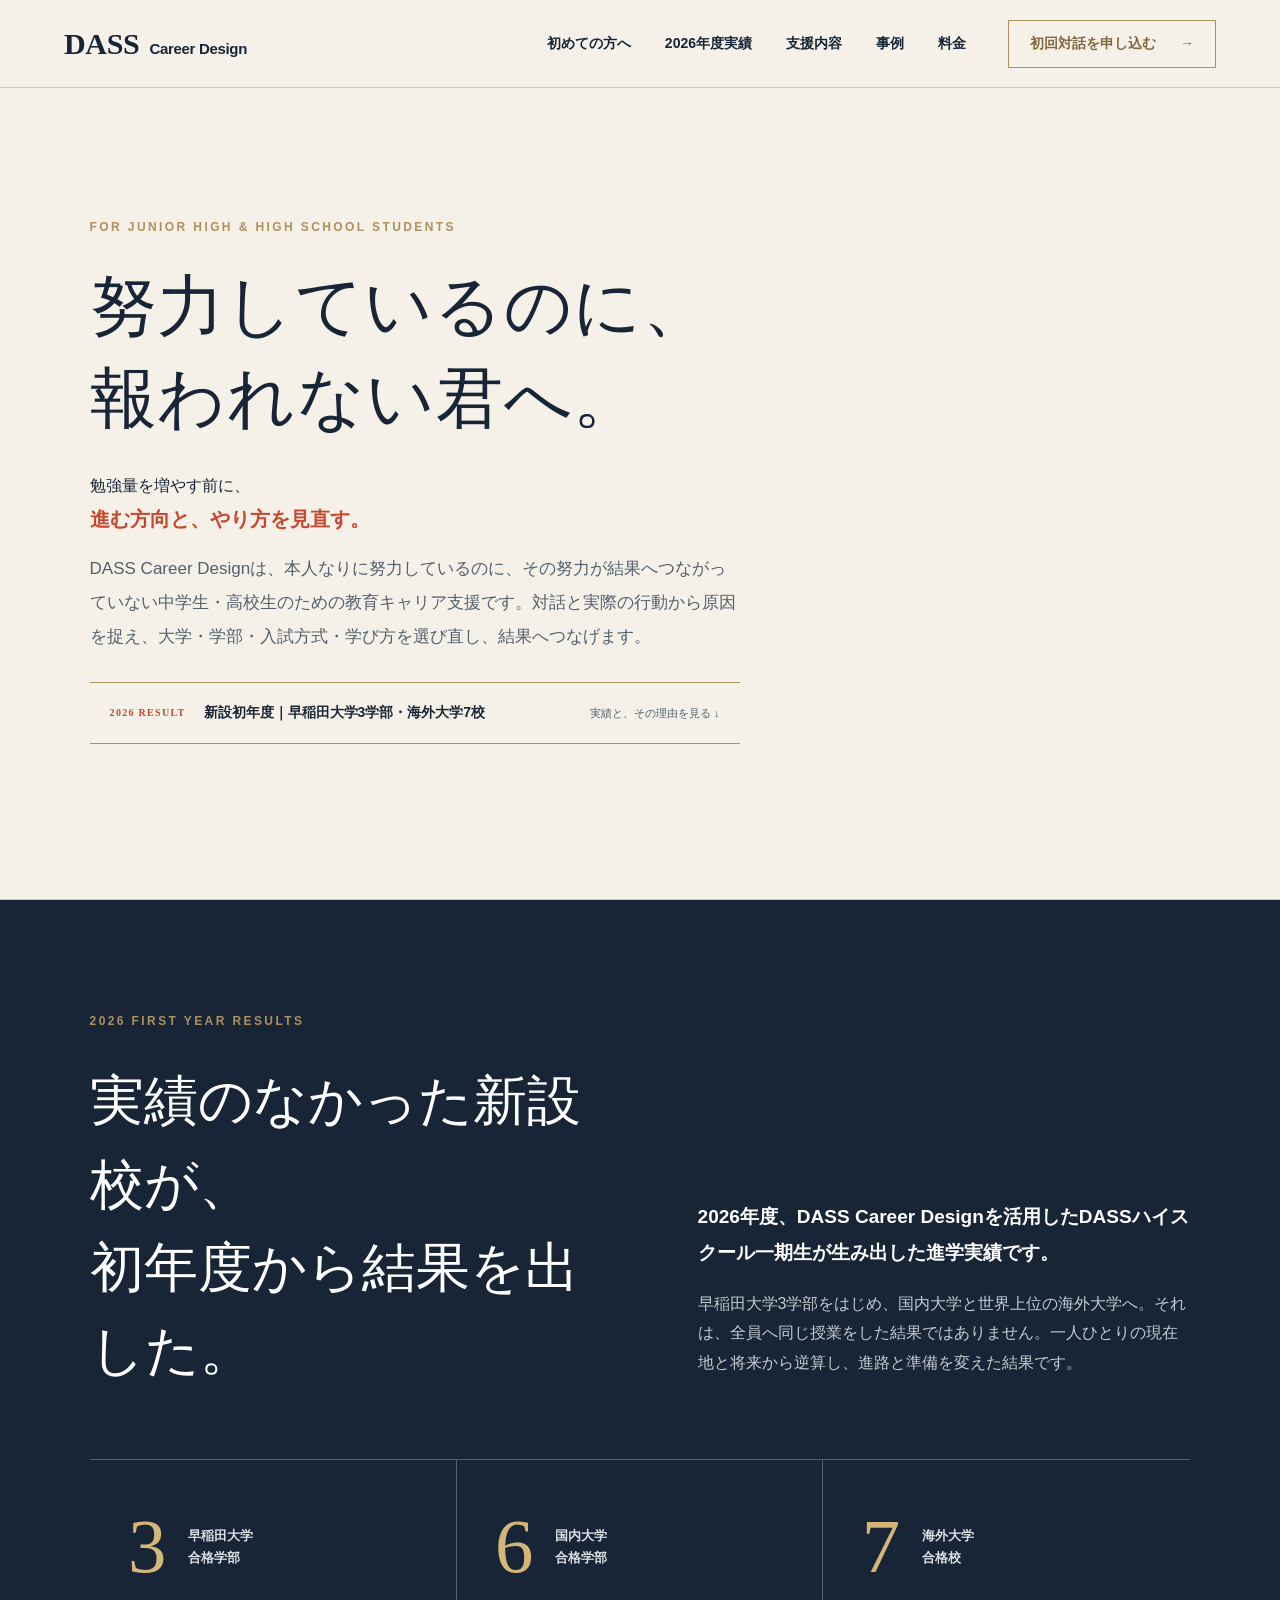
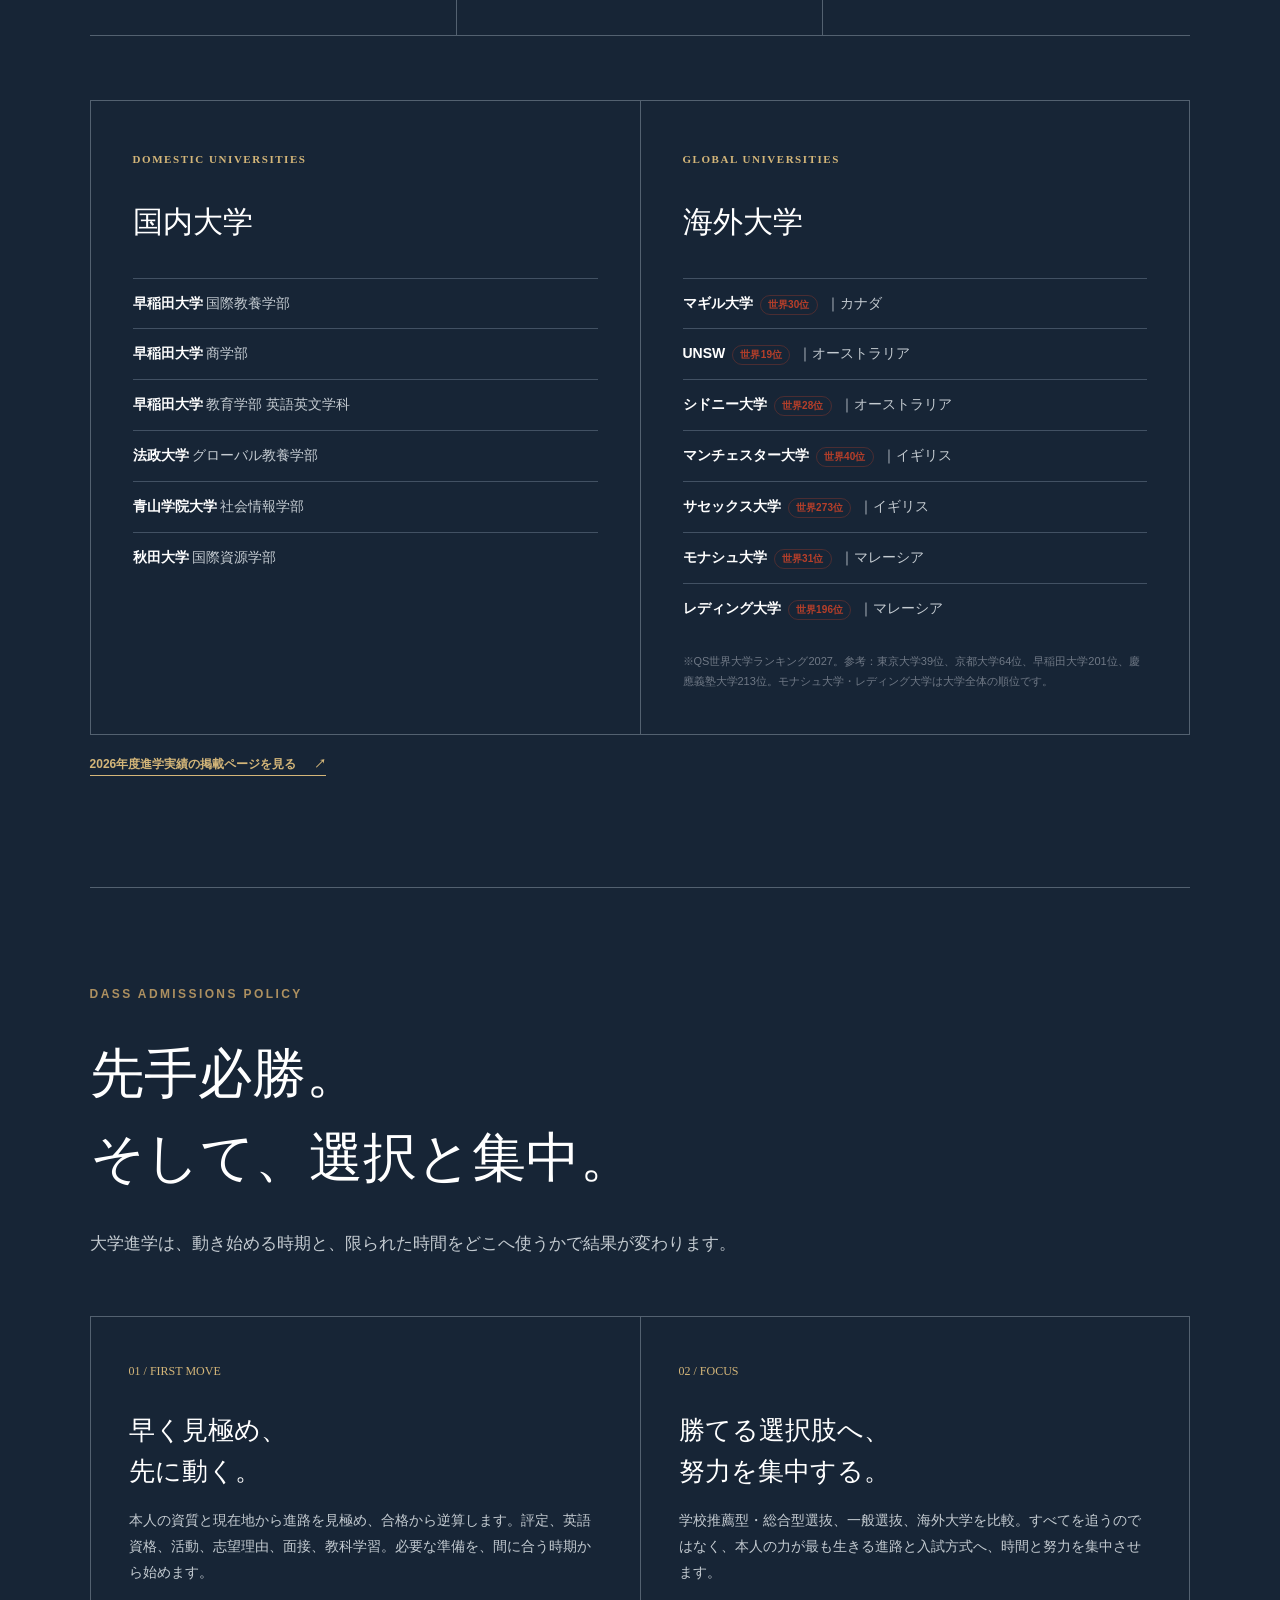
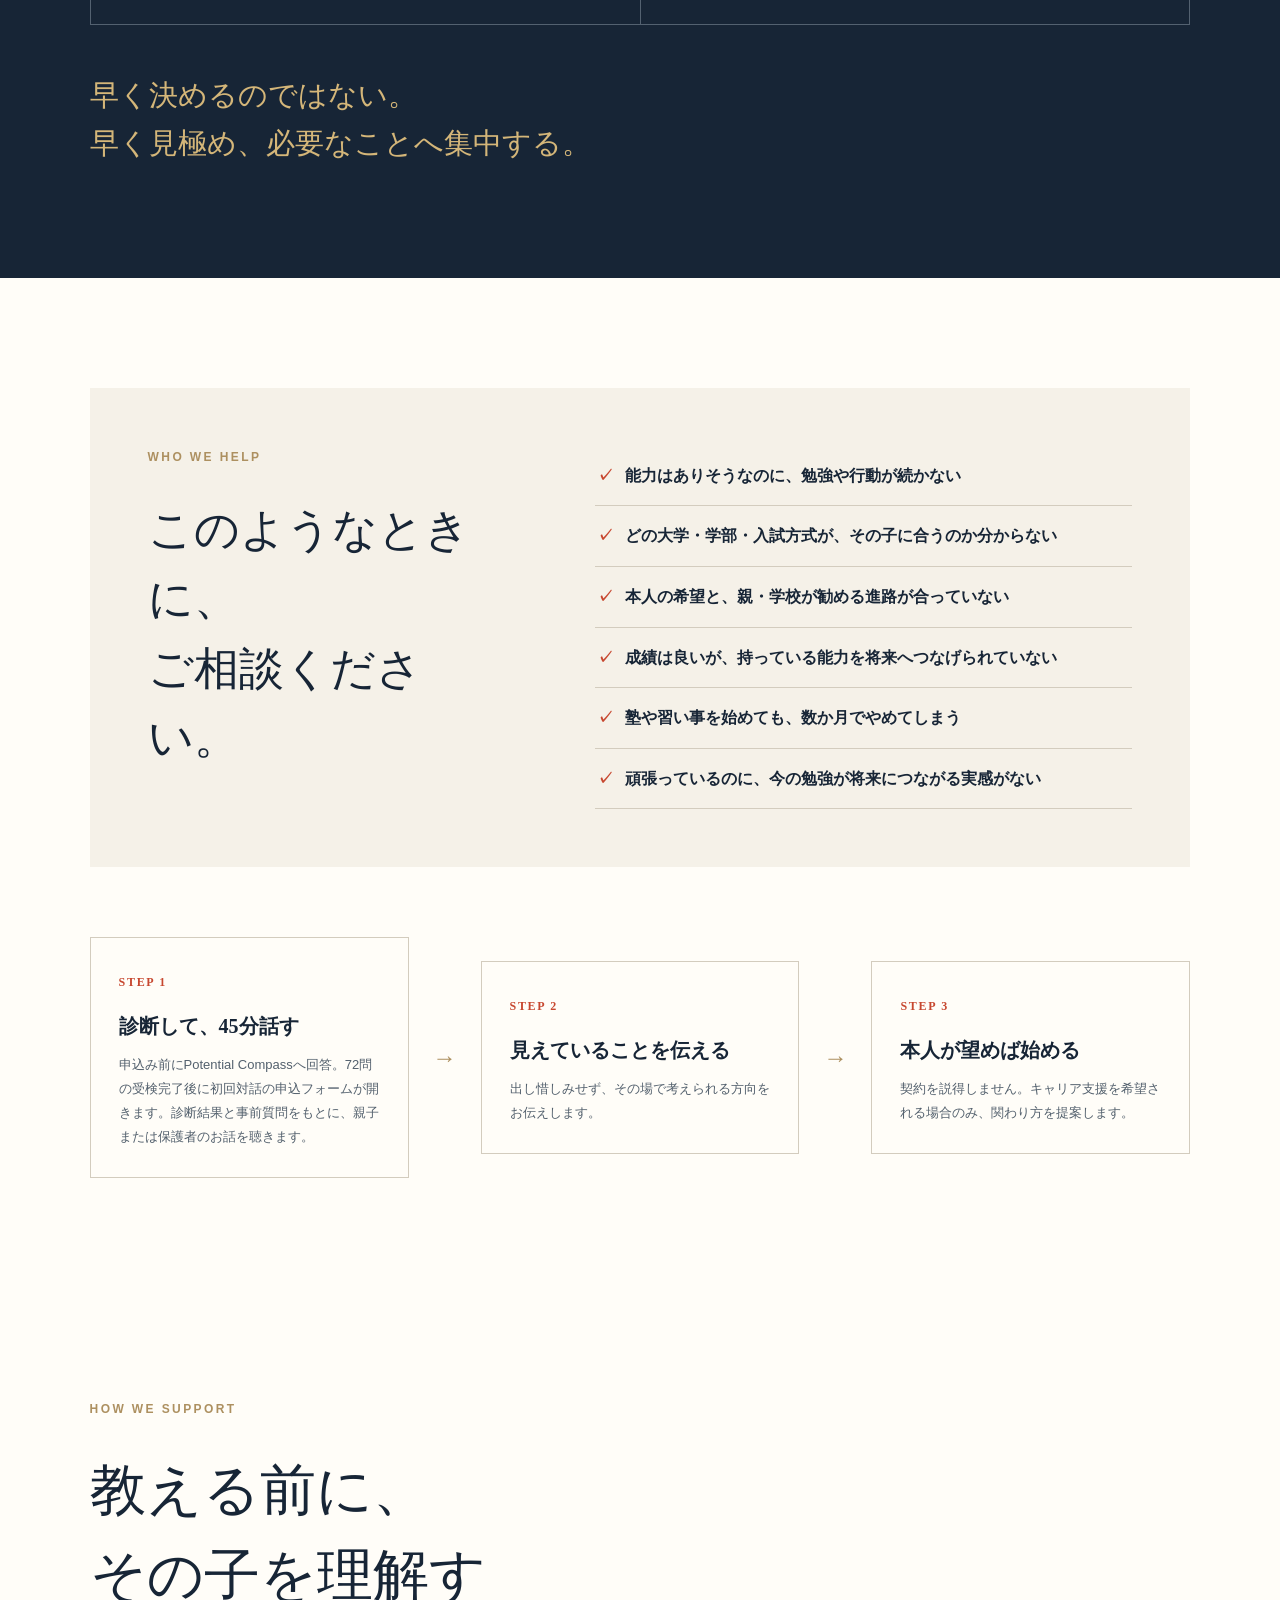
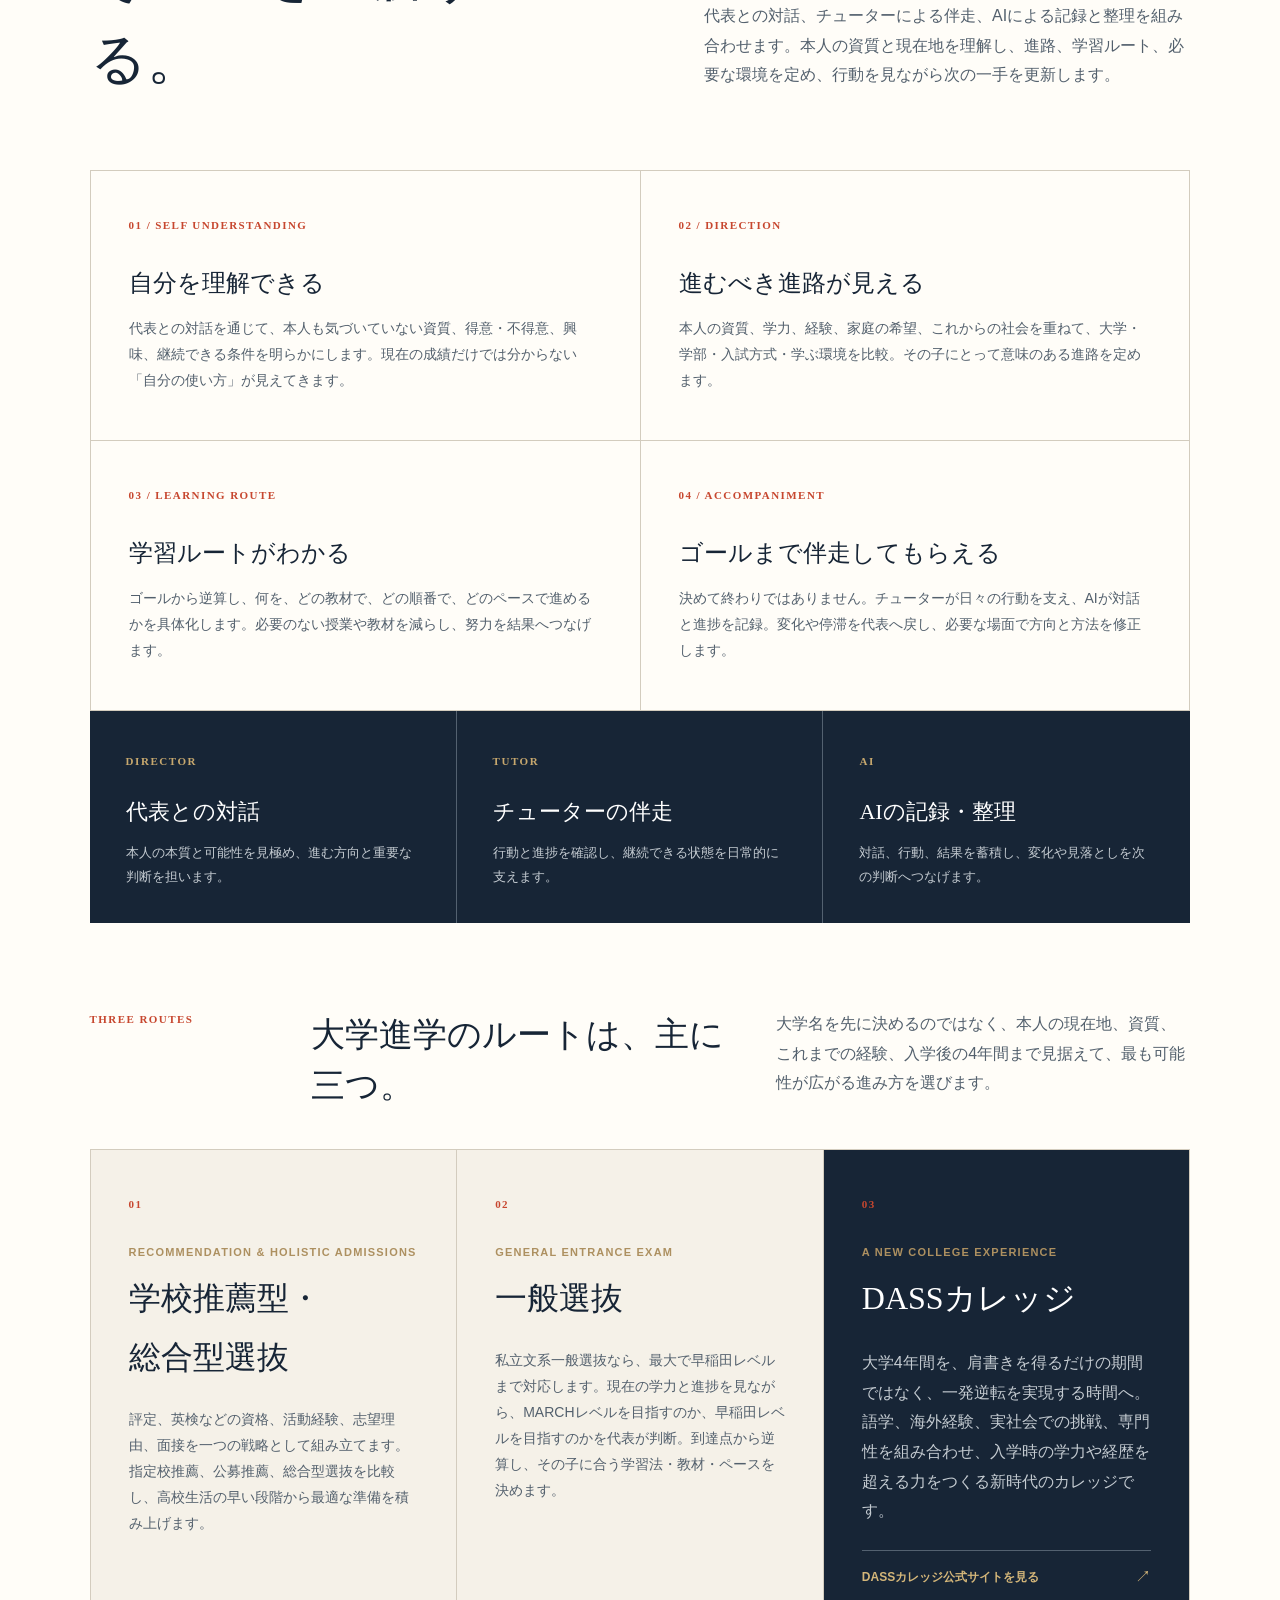
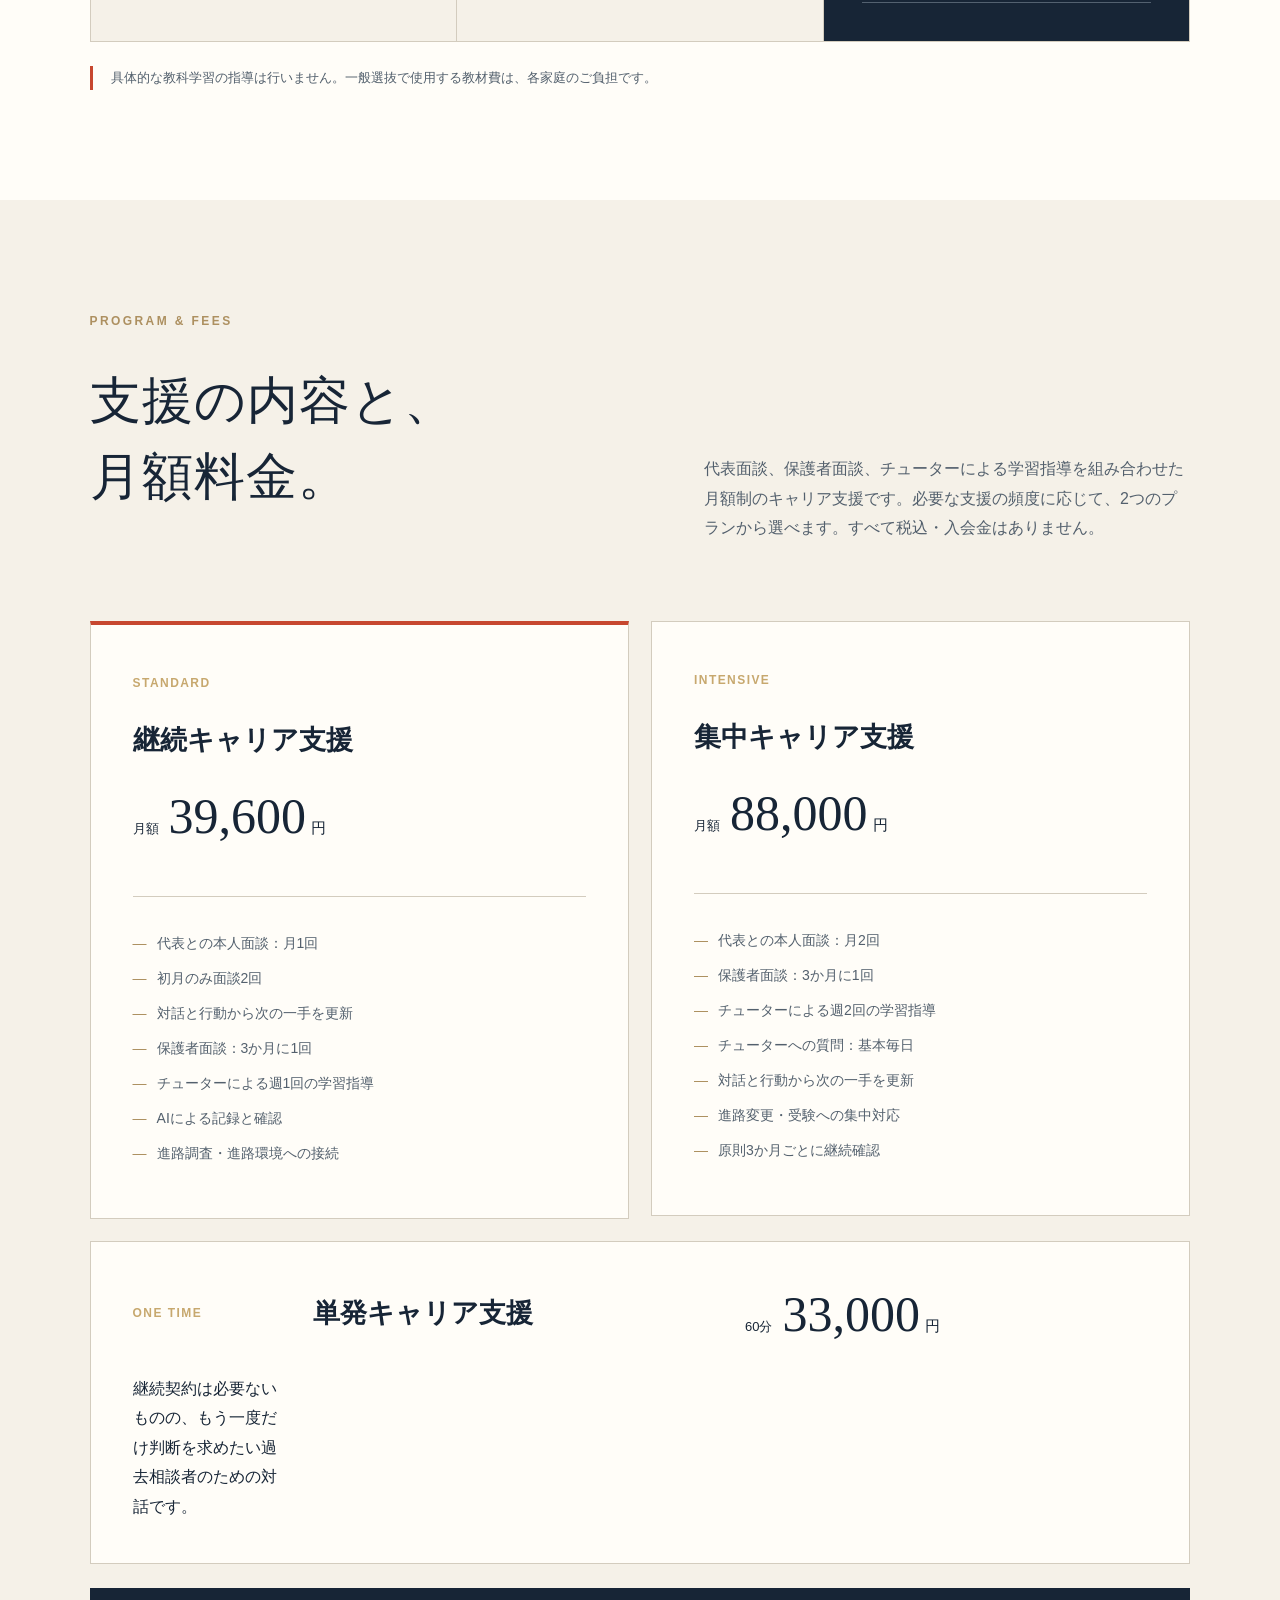
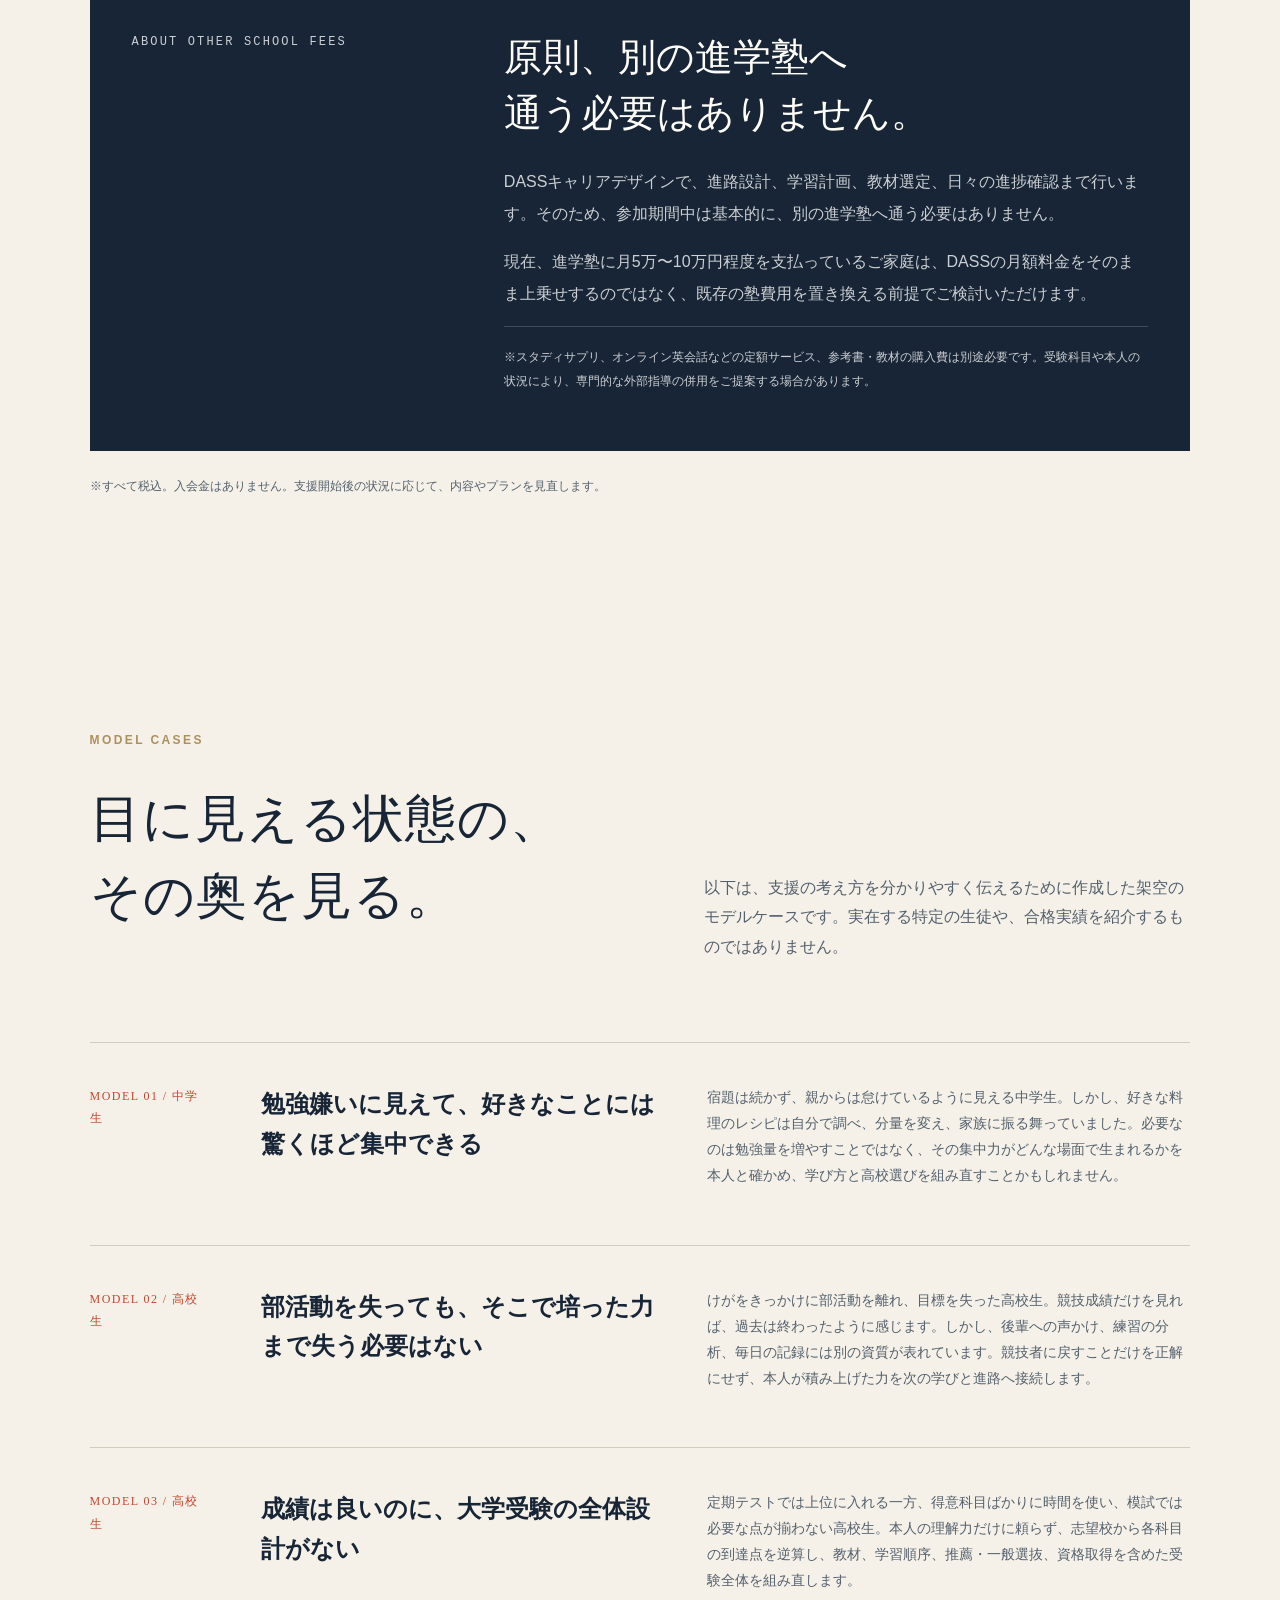
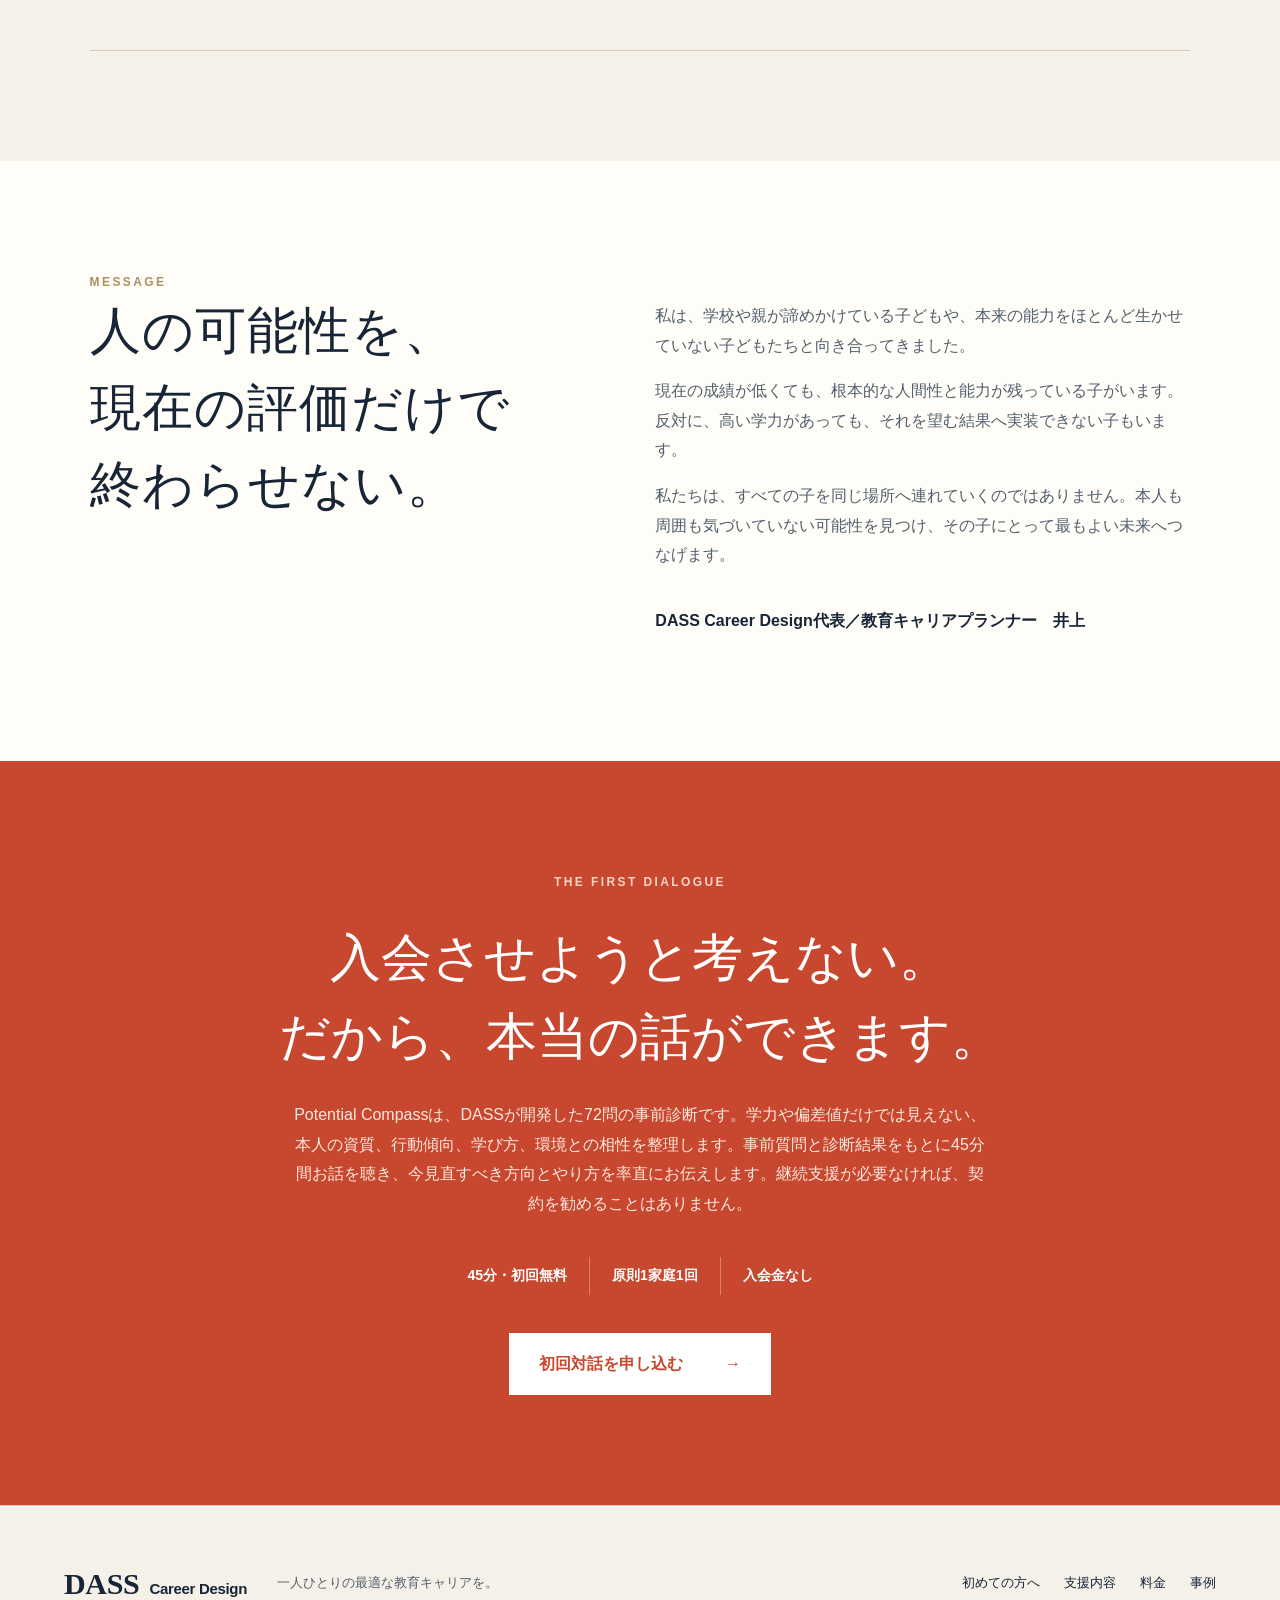
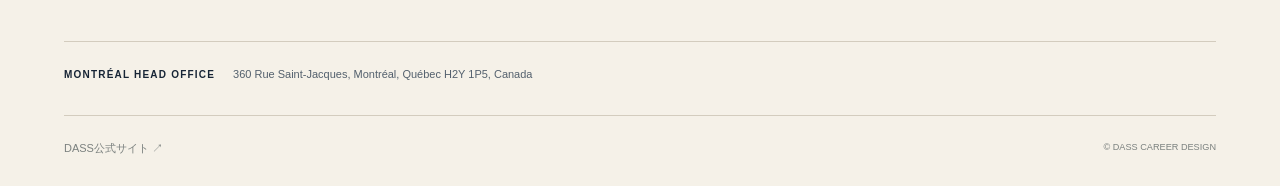
<file: index.html>
<!doctype html>
<html lang="ja">
<head>
  <meta charset="utf-8">
  <meta name="viewport" content="width=device-width, initial-scale=1">
  <title>DASS Career Design｜その子の最適解を見つける教育キャリア支援</title>
  <meta name="description" content="中学生から大学生まで。本人も周囲も気づいていない資質と可能性を対話から見つけ、その子に合う環境・学び・進路を設計します。初回対話無料。">
  <link rel="icon" href="images/dass-mark.png?v=5b6a244f42" type="image/png">
  <link rel="stylesheet" href="css/style.css?v=34aeea9372">
</head>
<body>
<main>
      <header class="site-header">
        <a class="brand" href="#top" aria-label="DASS Career Design ホーム">
          <strong>DASS</strong><span>Career Design</span>
        </a>
        <nav class="desktop-nav" aria-label="メインナビゲーション">
          <a href="#about">初めての方へ</a>
          <a href="#achievements">2026年度実績</a>
          <a href="#support">支援内容</a>
          <a href="#cases">事例</a>
          <a href="#fees">料金</a>
        </nav>
        <a class="header-cta" href="initial-dialogue/index.html">初回対話を申し込む <span>→</span></a>
        <details class="mobile-menu">
          <summary aria-label="メニューを開く">Menu</summary>
          <nav>
            <a href="#about">初めての方へ</a>
            <a href="#achievements">2026年度実績</a>
            <a href="#support">支援内容</a>
            <a href="#cases">事例</a>
            <a href="#fees">料金</a>
            <a href="#head-office">所在地</a>
          </nav>
        </details>
      </header>

      <section class="hero" id="top">
        <div class="hero-copy">
          <p class="eyebrow">FOR JUNIOR HIGH &amp; HIGH SCHOOL STUDENTS</p>
          <h1>努力しているのに、<br />報われない君へ。</h1>
          <p class="hero-service">勉強量を増やす前に、<br /><strong>進む方向と、やり方を見直す。</strong></p>
          <p class="hero-lead">DASS Career Designは、本人なりに努力しているのに、その努力が結果へつながっていない中学生・高校生のための教育キャリア支援です。対話と実際の行動から原因を捉え、大学・学部・入試方式・学び方を選び直し、結果へつなげます。</p>
          <a class="hero-proof" href="#achievements"><span>2026 RESULT</span><strong>新設初年度｜早稲田大学3学部・海外大学7校</strong><em>実績と、その理由を見る ↓</em></a>
        </div>

      </section>

      <section class="achievements" id="achievements">
        <div class="achievement-intro">
          <div>
            <p class="section-kicker">2026 FIRST YEAR RESULTS</p>
            <h2>実績のなかった新設校が、<br />初年度から結果を出した。</h2>
          </div>
          <div>
            <p class="achievement-lead">2026年度、DASS Career Designを活用したDASSハイスクール一期生が生み出した進学実績です。</p>
            <p>早稲田大学3学部をはじめ、国内大学と世界上位の海外大学へ。それは、全員へ同じ授業をした結果ではありません。一人ひとりの現在地と将来から逆算し、進路と準備を変えた結果です。</p>
          </div>
        </div>

        <div class="achievement-summary" aria-label="2026年度進学実績概要">
          <article><strong>3</strong><span>早稲田大学<br />合格学部</span></article>
          <article><strong>6</strong><span>国内大学<br />合格学部</span></article>
          <article><strong>7</strong><span>海外大学<br />合格校</span></article>
        </div>

        <div class="achievement-schools">
          <article>
            <span>DOMESTIC UNIVERSITIES</span>
            <h3>国内大学</h3>
            <ul>
              <li><strong>早稲田大学</strong> 国際教養学部</li>
              <li><strong>早稲田大学</strong> 商学部</li>
              <li><strong>早稲田大学</strong> 教育学部 英語英文学科</li>
              <li><strong>法政大学</strong> グローバル教養学部</li>
              <li><strong>青山学院大学</strong> 社会情報学部</li>
              <li><strong>秋田大学</strong> 国際資源学部</li>
            </ul>
          </article>
          <article>
            <span>GLOBAL UNIVERSITIES</span>
            <h3>海外大学</h3>
            <ul>
              <li><strong>マギル大学</strong><em class="world-rank">世界30位</em>｜カナダ</li>
              <li><strong>UNSW</strong><em class="world-rank">世界19位</em>｜オーストラリア</li>
              <li><strong>シドニー大学</strong><em class="world-rank">世界28位</em>｜オーストラリア</li>
              <li><strong>マンチェスター大学</strong><em class="world-rank">世界40位</em>｜イギリス</li>
              <li><strong>サセックス大学</strong><em class="world-rank">世界273位</em>｜イギリス</li>
              <li><strong>モナシュ大学</strong><em class="world-rank">世界31位</em>｜マレーシア</li>
              <li><strong>レディング大学</strong><em class="world-rank">世界196位</em>｜マレーシア</li>
            </ul>
            <p class="ranking-note">
              ※QS世界大学ランキング2027。参考：東京大学39位、京都大学64位、早稲田大学201位、慶應義塾大学213位。モナシュ大学・レディング大学は大学全体の順位です。
            </p>
          </article>
        </div>
        <a class="achievement-source" href="https://dass.jp/scholarship/">2026年度進学実績の掲載ページを見る <span>↗</span></a>

        <div class="why-results">
          <p class="section-kicker">DASS ADMISSIONS POLICY</p>
          <h2>先手必勝。<br />そして、選択と集中。</h2>
          <p class="why-policy-lead">大学進学は、動き始める時期と、限られた時間をどこへ使うかで結果が変わります。</p>
          <div class="why-results-grid">
            <article><span>01 / FIRST MOVE</span><h3>早く見極め、<br />先に動く。</h3><p>本人の資質と現在地から進路を見極め、合格から逆算します。評定、英語資格、活動、志望理由、面接、教科学習。必要な準備を、間に合う時期から始めます。</p></article>
            <article><span>02 / FOCUS</span><h3>勝てる選択肢へ、<br />努力を集中する。</h3><p>学校推薦型・総合型選抜、一般選抜、海外大学を比較。すべてを追うのではなく、本人の力が最も生きる進路と入試方式へ、時間と努力を集中させます。</p></article>
          </div>
          <p class="why-policy-statement">早く決めるのではない。<br />早く見極め、必要なことへ集中する。</p>
        </div>

      </section>

      <section class="service-explainer" id="about">
        <div class="consultation-fit">
          <div>
            <p class="section-kicker">WHO WE HELP</p>
            <h2>このようなときに、<br />ご相談ください。</h2>
          </div>
          <ul>
            <li>能力はありそうなのに、勉強や行動が続かない</li>
            <li>どの大学・学部・入試方式が、その子に合うのか分からない</li>
            <li>本人の希望と、親・学校が勧める進路が合っていない</li>
            <li>成績は良いが、持っている能力を将来へつなげられていない</li>
            <li>塾や習い事を始めても、数か月でやめてしまう</li>
            <li>頑張っているのに、今の勉強が将来につながる実感がない</li>
          </ul>
        </div>

        <div class="simple-flow">
          <div><span>STEP 1</span><strong>診断して、45分話す</strong><p>申込み前にPotential Compassへ回答。72問の受検完了後に初回対話の申込フォームが開きます。診断結果と事前質問をもとに、親子または保護者のお話を聴きます。</p></div>
          <b>→</b>
          <div><span>STEP 2</span><strong>見えていることを伝える</strong><p>出し惜しみせず、その場で考えられる方向をお伝えします。</p></div>
          <b>→</b>
          <div><span>STEP 3</span><strong>本人が望めば始める</strong><p>契約を説得しません。キャリア支援を希望される場合のみ、関わり方を提案します。</p></div>
        </div>
      </section>

      <section class="course-section" id="support">
        <div class="course-heading">
          <div>
            <div class="section-kicker">HOW WE SUPPORT</div>
            <h2>教える前に、<br />その子を理解する。</h2>
          </div>
          <p>代表との対話、チューターによる伴走、AIによる記録と整理を組み合わせます。本人の資質と現在地を理解し、進路、学習ルート、必要な環境を定め、行動を見ながら次の一手を更新します。</p>
        </div>

        <div class="support-areas outcome-grid">
          <article><span>01 / SELF UNDERSTANDING</span><h3>自分を理解できる</h3><p>代表との対話を通じて、本人も気づいていない資質、得意・不得意、興味、継続できる条件を明らかにします。現在の成績だけでは分からない「自分の使い方」が見えてきます。</p></article>
          <article><span>02 / DIRECTION</span><h3>進むべき進路が見える</h3><p>本人の資質、学力、経験、家庭の希望、これからの社会を重ねて、大学・学部・入試方式・学ぶ環境を比較。その子にとって意味のある進路を定めます。</p></article>
          <article><span>03 / LEARNING ROUTE</span><h3>学習ルートがわかる</h3><p>ゴールから逆算し、何を、どの教材で、どの順番で、どのペースで進めるかを具体化します。必要のない授業や教材を減らし、努力を結果へつなげます。</p></article>
          <article><span>04 / ACCOMPANIMENT</span><h3>ゴールまで伴走してもらえる</h3><p>決めて終わりではありません。チューターが日々の行動を支え、AIが対話と進捗を記録。変化や停滞を代表へ戻し、必要な場面で方向と方法を修正します。</p></article>
        </div>

        <div class="support-system" aria-label="教育キャリア支援を実現する3つの役割">
          <article><span>DIRECTOR</span><h3>代表との対話</h3><p>本人の本質と可能性を見極め、進む方向と重要な判断を担います。</p></article>
          <article><span>TUTOR</span><h3>チューターの伴走</h3><p>行動と進捗を確認し、継続できる状態を日常的に支えます。</p></article>
          <article><span>AI</span><h3>AIの記録・整理</h3><p>対話、行動、結果を蓄積し、変化や見落としを次の判断へつなげます。</p></article>
        </div>

        <div class="path-heading">
          <span>THREE ROUTES</span>
          <h3>大学進学のルートは、主に三つ。</h3>
          <p>大学名を先に決めるのではなく、本人の現在地、資質、これまでの経験、入学後の4年間まで見据えて、最も可能性が広がる進み方を選びます。</p>
        </div>
        <div class="path-options">
          <article><span>01</span><p class="path-level">RECOMMENDATION &amp; HOLISTIC ADMISSIONS</p><h4>学校推薦型・<br />総合型選抜</h4><p>評定、英検などの資格、活動経験、志望理由、面接を一つの戦略として組み立てます。指定校推薦、公募推薦、総合型選抜を比較し、高校生活の早い段階から最適な準備を積み上げます。</p></article>
          <article><span>02</span><p class="path-level">GENERAL ENTRANCE EXAM</p><h4>一般選抜</h4><p>私立文系一般選抜なら、最大で早稲田レベルまで対応します。現在の学力と進捗を見ながら、MARCHレベルを目指すのか、早稲田レベルを目指すのかを代表が判断。到達点から逆算し、その子に合う学習法・教材・ペースを決めます。</p></article>
          <article class="path-dass"><span>03</span><p class="path-level">A NEW COLLEGE EXPERIENCE</p><h4>DASSカレッジ</h4><p>大学4年間を、肩書きを得るだけの期間ではなく、一発逆転を実現する時間へ。語学、海外経験、実社会での挑戦、専門性を組み合わせ、入学時の学力や経歴を超える力をつくる新時代のカレッジです。</p><a class="dass-site-link" href="https://college.dass.jp/" target="_blank" rel="noreferrer">DASSカレッジ公式サイトを見る <b>↗</b></a></article>
        </div>
        <p class="course-note">具体的な教科学習の指導は行いません。一般選抜で使用する教材費は、各家庭のご負担です。</p>
      </section>

      <section class="fees" id="fees">
        <div class="section-kicker">PROGRAM &amp; FEES</div>
        <div class="section-title-row">
          <h2>支援の内容と、<br />月額料金。</h2>
          <p>代表面談、保護者面談、チューターによる学習指導を組み合わせた月額制のキャリア支援です。必要な支援の頻度に応じて、2つのプランから選べます。すべて税込・入会金はありません。</p>
        </div>
        <div class="fee-grid">
          <article class="fee-card featured">
            <span class="plan-label">STANDARD</span>
            <h3>継続キャリア支援</h3>
            <p class="price"><small>月額</small>39,600<em>円</em></p>
            <ul>
              <li>代表との本人面談：月1回</li>
              <li>初月のみ面談2回</li>
              <li>対話と行動から次の一手を更新</li>
              <li>保護者面談：3か月に1回</li>
              <li>チューターによる週1回の学習指導</li>
              <li>AIによる記録と確認</li>
              <li>進路調査・進路環境への接続</li>
            </ul>
          </article>
          <article class="fee-card">
            <span class="plan-label">INTENSIVE</span>
            <h3>集中キャリア支援</h3>
            <p class="price"><small>月額</small>88,000<em>円</em></p>
            <ul>
              <li>代表との本人面談：月2回</li>
              <li>保護者面談：3か月に1回</li>
              <li>チューターによる週2回の学習指導</li>
              <li>チューターへの質問：基本毎日</li>
              <li>対話と行動から次の一手を更新</li>
              <li>進路変更・受験への集中対応</li>
              <li>原則3か月ごとに継続確認</li>
            </ul>
          </article>
          <article class="fee-card compact">
            <span class="plan-label">ONE TIME</span>
            <h3>単発キャリア支援</h3>
            <p class="price"><small>60分</small>33,000<em>円</em></p>
            <p>継続契約は必要ないものの、もう一度だけ判断を求めたい過去相談者のための対話です。</p>
          </article>
        </div>
        <div class="tuition-context">
          <p class="tuition-context-label">ABOUT OTHER SCHOOL FEES</p>
          <div>
            <h3>原則、別の進学塾へ<br />通う必要はありません。</h3>
            <p>DASSキャリアデザインで、進路設計、学習計画、教材選定、日々の進捗確認まで行います。そのため、参加期間中は基本的に、別の進学塾へ通う必要はありません。</p>
            <p>現在、進学塾に月5万〜10万円程度を支払っているご家庭は、DASSの月額料金をそのまま上乗せするのではなく、既存の塾費用を置き換える前提でご検討いただけます。</p>
            <p class="tuition-context-note">※スタディサプリ、オンライン英会話などの定額サービス、参考書・教材の購入費は別途必要です。受験科目や本人の状況により、専門的な外部指導の併用をご提案する場合があります。</p>
          </div>
        </div>
        <p class="fee-note">※すべて税込。入会金はありません。支援開始後の状況に応じて、内容やプランを見直します。</p>
      </section>

      <section class="cases" id="cases">
        <div class="section-kicker">MODEL CASES</div>
        <div class="section-title-row">
          <h2>目に見える状態の、<br />その奥を見る。</h2>
          <p>以下は、支援の考え方を分かりやすく伝えるために作成した架空のモデルケースです。実在する特定の生徒や、合格実績を紹介するものではありません。</p>
        </div>
        <div class="case-list">
          <article>
              <span>MODEL 01 / 中学生</span>
              <h3>勉強嫌いに見えて、好きなことには驚くほど集中できる</h3>
              <p>宿題は続かず、親からは怠けているように見える中学生。しかし、好きな料理のレシピは自分で調べ、分量を変え、家族に振る舞っていました。必要なのは勉強量を増やすことではなく、その集中力がどんな場面で生まれるかを本人と確かめ、学び方と高校選びを組み直すことかもしれません。</p>
            </article>
          <article>
              <span>MODEL 02 / 高校生</span>
              <h3>部活動を失っても、そこで培った力まで失う必要はない</h3>
              <p>けがをきっかけに部活動を離れ、目標を失った高校生。競技成績だけを見れば、過去は終わったように感じます。しかし、後輩への声かけ、練習の分析、毎日の記録には別の資質が表れています。競技者に戻すことだけを正解にせず、本人が積み上げた力を次の学びと進路へ接続します。</p>
            </article>
          <article>
              <span>MODEL 03 / 高校生</span>
              <h3>成績は良いのに、大学受験の全体設計がない</h3>
              <p>定期テストでは上位に入れる一方、得意科目ばかりに時間を使い、模試では必要な点が揃わない高校生。本人の理解力だけに頼らず、志望校から各科目の到達点を逆算し、教材、学習順序、推薦・一般選抜、資格取得を含めた受験全体を組み直します。</p>
            </article>
        </div>
      </section>

      <section class="founder">
        <div>
          <div class="section-kicker">MESSAGE</div>
          <h2>人の可能性を、<br />現在の評価だけで<br />終わらせない。</h2>
        </div>
        <div class="founder-copy">
          <p>私は、学校や親が諦めかけている子どもや、本来の能力をほとんど生かせていない子どもたちと向き合ってきました。</p>
          <p>現在の成績が低くても、根本的な人間性と能力が残っている子がいます。反対に、高い学力があっても、それを望む結果へ実装できない子もいます。</p>
          <p>私たちは、すべての子を同じ場所へ連れていくのではありません。本人も周囲も気づいていない可能性を見つけ、その子にとって最もよい未来へつなげます。</p>
          <p class="signature">DASS Career Design代表／教育キャリアプランナー　井上</p>
        </div>
      </section>

      <section class="free-dialogue">
        <p class="eyebrow">THE FIRST DIALOGUE</p>
        <h2>入会させようと考えない。<br />だから、本当の話ができます。</h2>
        <p>Potential Compassは、DASSが開発した72問の事前診断です。学力や偏差値だけでは見えない、本人の資質、行動傾向、学び方、環境との相性を整理します。事前質問と診断結果をもとに45分間お話を聴き、今見直すべき方向とやり方を率直にお伝えします。継続支援が必要なければ、契約を勧めることはありません。</p>
        <div class="free-points">
          <span>45分・初回無料</span><span>原則1家庭1回</span><span>入会金なし</span>
        </div>
        <a class="button button-light" href="initial-dialogue/index.html">初回対話を申し込む <span>→</span></a>
      </section>

      <footer>
        <a class="brand footer-brand" href="#top"><strong>DASS</strong><span>Career Design</span></a>
        <p>一人ひとりの最適な教育キャリアを。</p>
        <div><a href="#about">初めての方へ</a><a href="#support">支援内容</a><a href="#fees">料金</a><a href="#cases">事例</a></div>
        <address class="head-office" id="head-office">
          <strong>MONTRÉAL HEAD OFFICE</strong>
          <span>360 Rue Saint-Jacques, Montréal, Québec H2Y 1P5, Canada</span>
        </address>
        <div class="footer-bottom"><a href="https://dass.jp/" target="_blank" rel="noopener">DASS公式サイト ↗</a><small>© DASS CAREER DESIGN</small></div>
      </footer>
      <a class="mobile-fixed-cta" href="initial-dialogue/index.html">無料の初回対話を申し込む <span>→</span></a>
    </main>
  <script src="js/main.js?v=0ba692bb8f" defer></script>
</body>
</html>
</file>
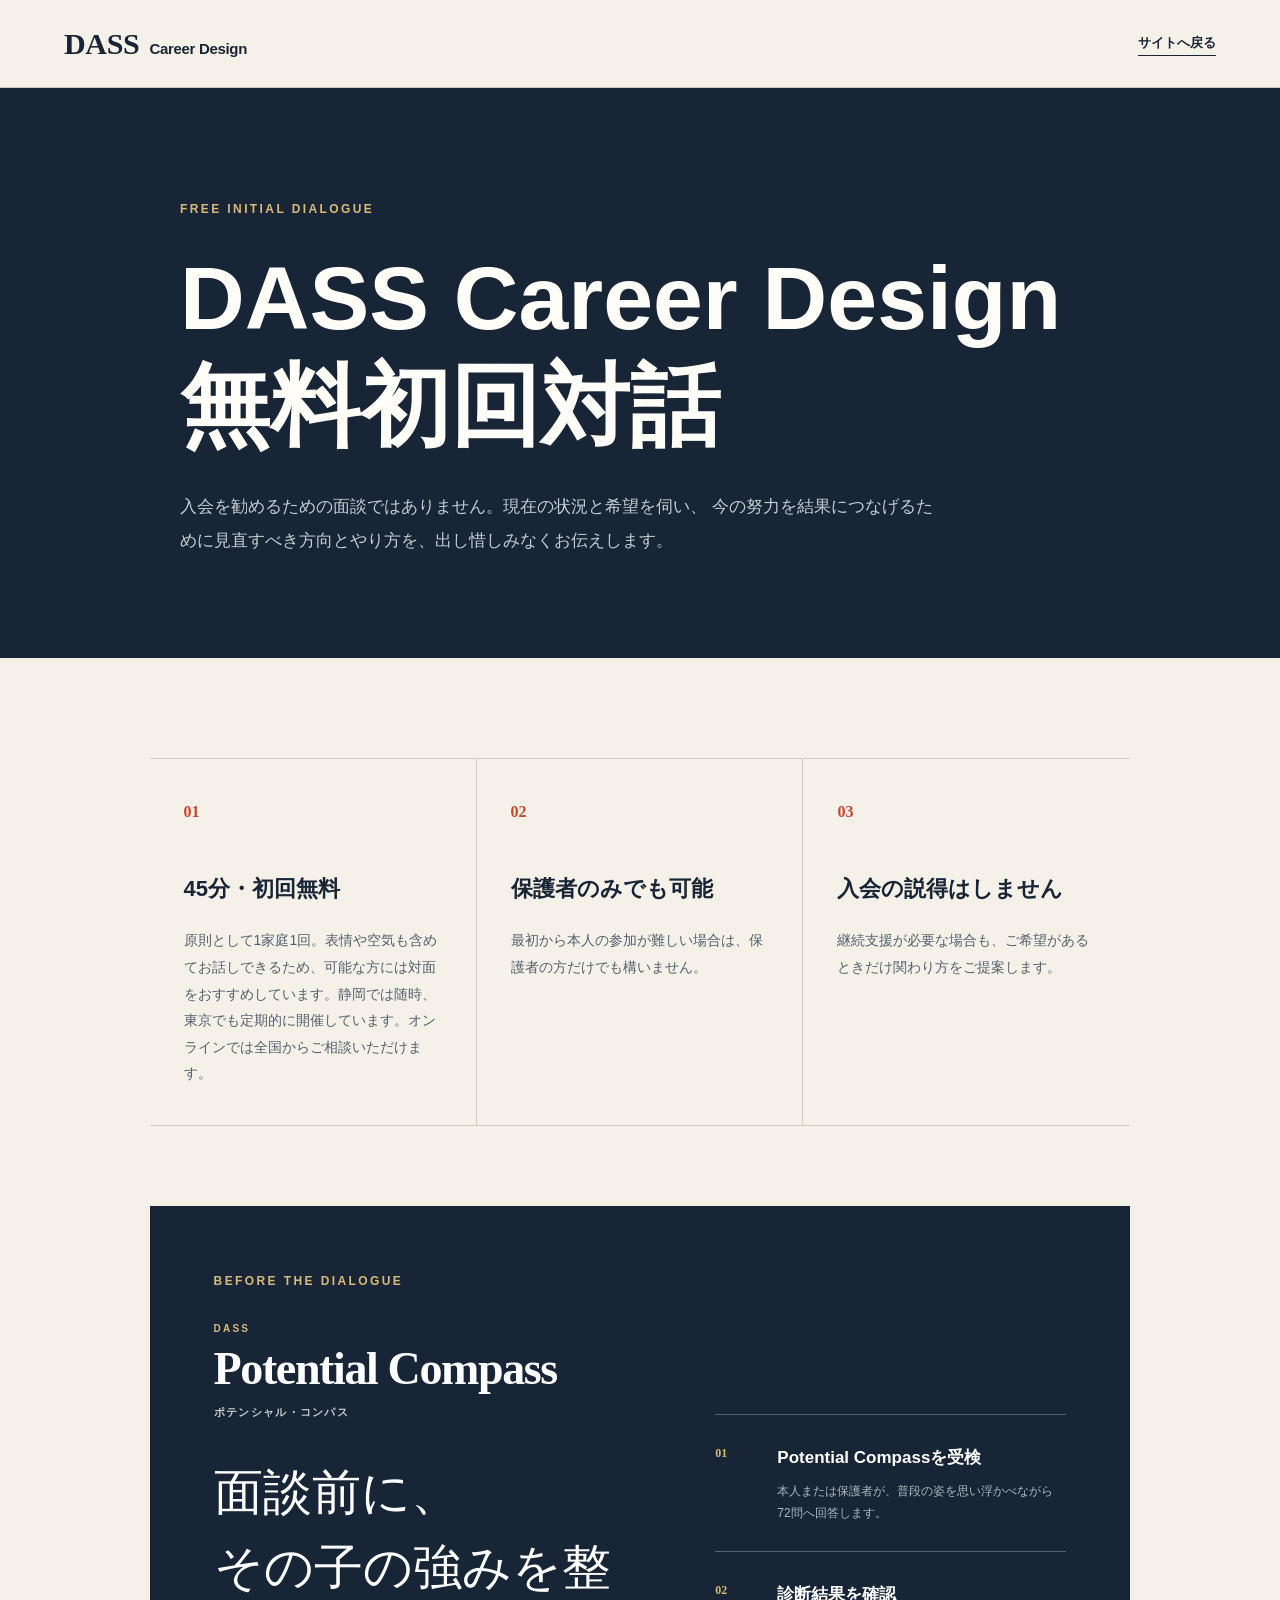
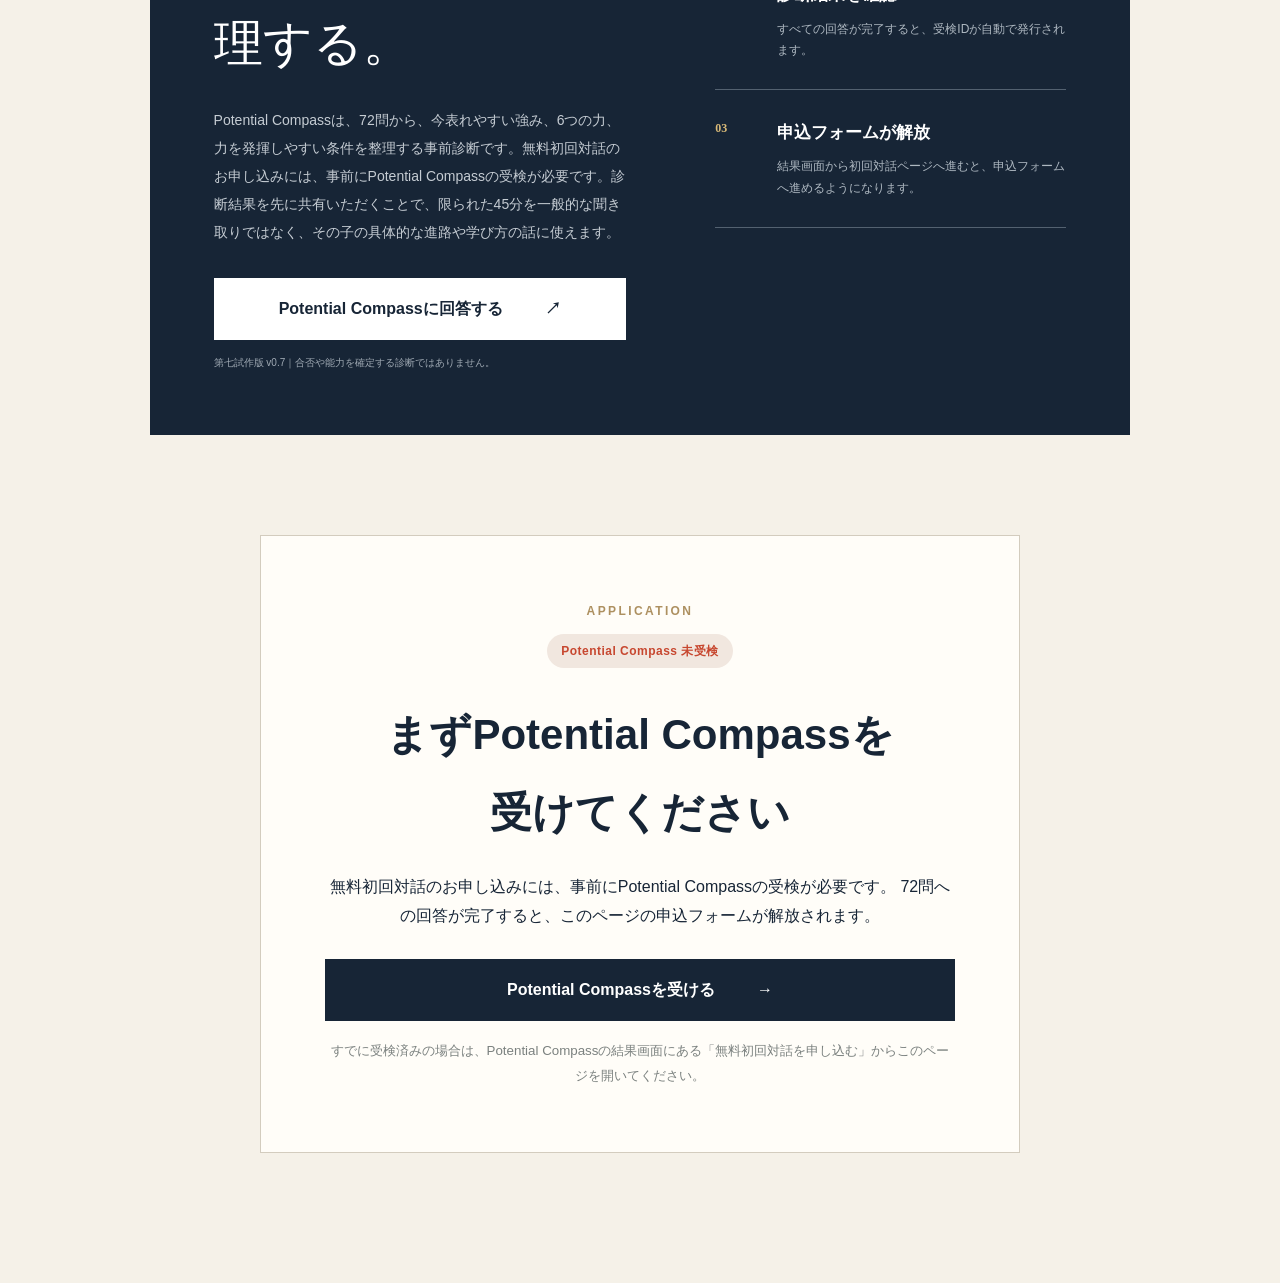
<file: initial-dialogue/index.html>
<!doctype html>
<html lang="ja">
<head>
  <meta charset="utf-8">
  <meta name="viewport" content="width=device-width, initial-scale=1">
  <title>DASS Career Design｜無料初回対話</title>
  <meta name="description" content="DASS Career Designの無料初回対話。Potential Compassの事前診断をもとに、今の努力を結果へつなげる方向とやり方を整理します。">
  <link rel="icon" href="../images/dass-mark.png?v=5b6a244f42" type="image/png">
  <link rel="stylesheet" href="../css/style.css?v=34aeea9372">
</head>
<body>
<main class="dialogue-page">
      <header class="site-header dialogue-header">
        <a class="brand" href="../index.html" aria-label="DASS Career Design ホーム">
          <strong>DASS</strong><span>Career Design</span>
        </a>
        <a class="dialogue-back" href="../index.html">サイトへ戻る</a>
      </header>

      <section class="dialogue-hero">
        <div class="dialogue-hero-inner">
          <p class="section-kicker">FREE INITIAL DIALOGUE</p>
          <h1>DASS Career Design<br />無料初回対話</h1>
          <p class="dialogue-lead">
            入会を勧めるための面談ではありません。現在の状況と希望を伺い、
            今の努力を結果につなげるために見直すべき方向とやり方を、出し惜しみなくお伝えします。
          </p>
        </div>
      </section>

      <section class="dialogue-content">
        <div class="dialogue-summary">
          <article>
            <span>01</span>
            <strong>45分・初回無料</strong>
            <p>原則として1家庭1回。表情や空気も含めてお話しできるため、可能な方には対面をおすすめしています。静岡では随時、東京でも定期的に開催しています。オンラインでは全国からご相談いただけます。</p>
          </article>
          <article>
            <span>02</span>
            <strong>保護者のみでも可能</strong>
            <p>最初から本人の参加が難しい場合は、保護者の方だけでも構いません。</p>
          </article>
          <article>
            <span>03</span>
            <strong>入会の説得はしません</strong>
            <p>継続支援が必要な場合も、ご希望があるときだけ関わり方をご提案します。</p>
          </article>
        </div>

        <section class="potential-precheck" aria-labelledby="potential-precheck-title">
          <div class="potential-intro">
            <p class="section-kicker">BEFORE THE DIALOGUE</p>
            <p class="potential-brand"><small>DASS</small><strong>Potential Compass</strong><span>ポテンシャル・コンパス</span></p>
            <h2 id="potential-precheck-title">面談前に、<br />その子の強みを整理する。</h2>
            <p>Potential Compassは、72問から、今表れやすい強み、6つの力、力を発揮しやすい条件を整理する事前診断です。無料初回対話のお申し込みには、事前にPotential Compassの受検が必要です。診断結果を先に共有いただくことで、限られた45分を一般的な聞き取りではなく、その子の具体的な進路や学び方の話に使えます。</p>
            <a class="button potential-button" href="../potential-compass/index.html">
              Potential Compassに回答する <span>↗</span>
            </a>
            <small class="potential-note">第七試作版 v0.7｜合否や能力を確定する診断ではありません。</small>
          </div>
          <ol class="potential-flow">
            <li><span>01</span><div><strong>Potential Compassを受検</strong><p>本人または保護者が、普段の姿を思い浮かべながら72問へ回答します。</p></div></li>
            <li><span>02</span><div><strong>診断結果を確認</strong><p>すべての回答が完了すると、受検IDが自動で発行されます。</p></div></li>
            <li><span>03</span><div><strong>申込フォームが解放</strong><p>結果画面から初回対話ページへ進むと、申込フォームへ進めるようになります。</p></div></li>
          </ol>
        </section>

        <div class="dialogue-application" data-potential-gate>
          <p class="section-kicker">APPLICATION</p>

          <div class="potential-gate-locked" data-potential-locked>
            <div class="potential-gate-status is-locked">Potential Compass 未受検</div>
            <h2>まずPotential Compassを<br />受けてください</h2>
            <p>
              無料初回対話のお申し込みには、事前にPotential Compassの受検が必要です。
              72問への回答が完了すると、このページの申込フォームが解放されます。
            </p>
            <a class="button button-primary dialogue-submit" href="../potential-compass/index.html">
              Potential Compassを受ける <span>→</span>
            </a>
            <small>すでに受検済みの場合は、Potential Compassの結果画面にある「無料初回対話を申し込む」からこのページを開いてください。</small>
          </div>

          <div class="potential-gate-unlocked" data-potential-unlocked hidden>
            <div class="potential-gate-status is-unlocked">Potential Compass 受検済み ✓</div>
            <h2>初回対話を申し込む</h2>
            <p class="potential-completion-meta">受検ID：<strong data-potential-id>—</strong><br><span data-potential-date></span></p>
            <p>
              下のボタンからDASS公式の相談申込フォームへお進みください。
              メッセージ欄の冒頭に<strong>「DASS Career Designの初回対話希望」</strong>と記入し、その下へPotential Compassの診断結果を貼り付けてください。
            </p>
            <a class="button button-primary dialogue-submit" href="https://pro.form-mailer.jp/fms/42119f23310146" target="_blank" rel="noopener noreferrer">
              申込フォームへ進む <span>→</span>
            </a>
            <small>相談希望日時は、候補を複数ご記入ください。Potential Compassの結果画面は別タブに残しておくと、診断結果をコピーしやすくなります。</small>
          </div>
        </div>
      </section>
    </main>
  <script src="../js/main.js?v=0ba692bb8f" defer></script>
</body>
</html>
</file>
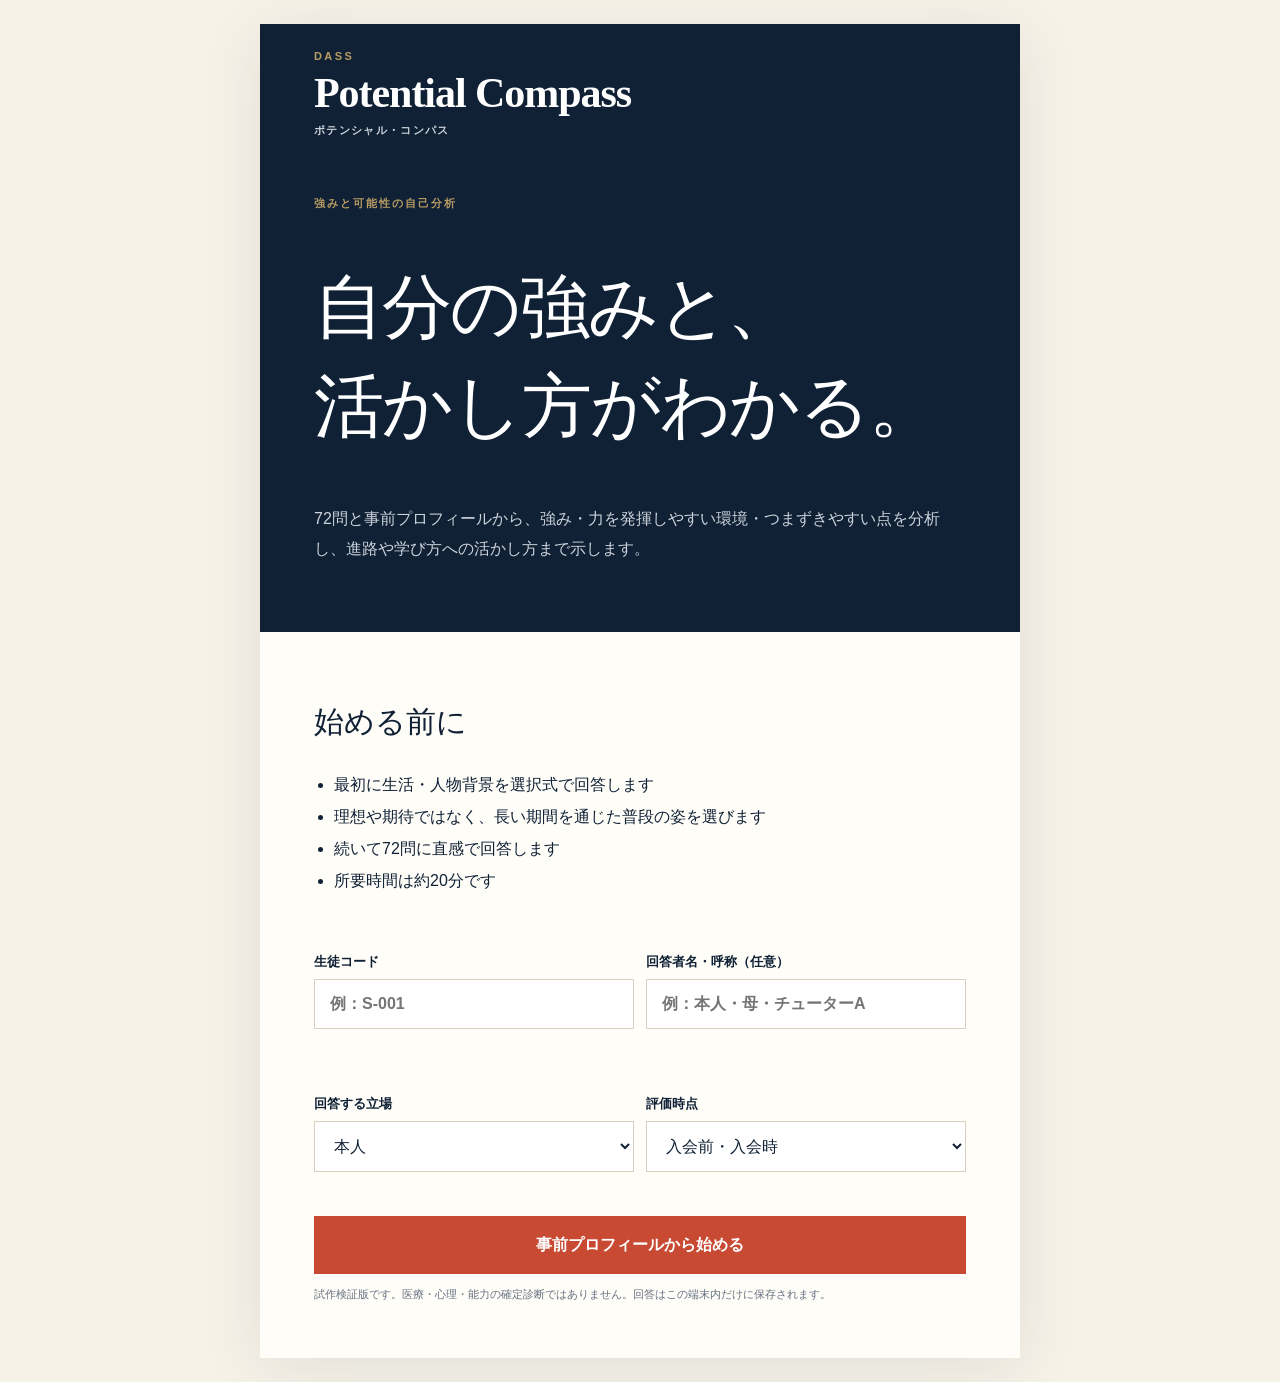
<file: potential-compass/index.html>
<!doctype html>
<html lang="ja">
  <head>
    <meta charset="UTF-8" />
    <meta name="viewport" content="width=device-width, initial-scale=1" />
    <meta name="theme-color" content="#f4f0e7" />
    <meta
      name="description"
      content="DASS Potential Compass｜自分の強みと、活かし方がわかる72問の自己分析"
    />
    <title>DASS Potential Compass</title>
    <link rel="icon" href="./favicon.svg?v=e6d2e59b7b" type="image/svg+xml" />
    <link rel="stylesheet" href="./style.css?v=82916ebb2b" />
  </head>
  <body>
    <div id="app"></div>
    <noscript>この診断にはJavaScriptが必要です。</noscript>
    <script src="./app.js?v=9f363b4217" defer></script>
  </body>
</html>
</file>
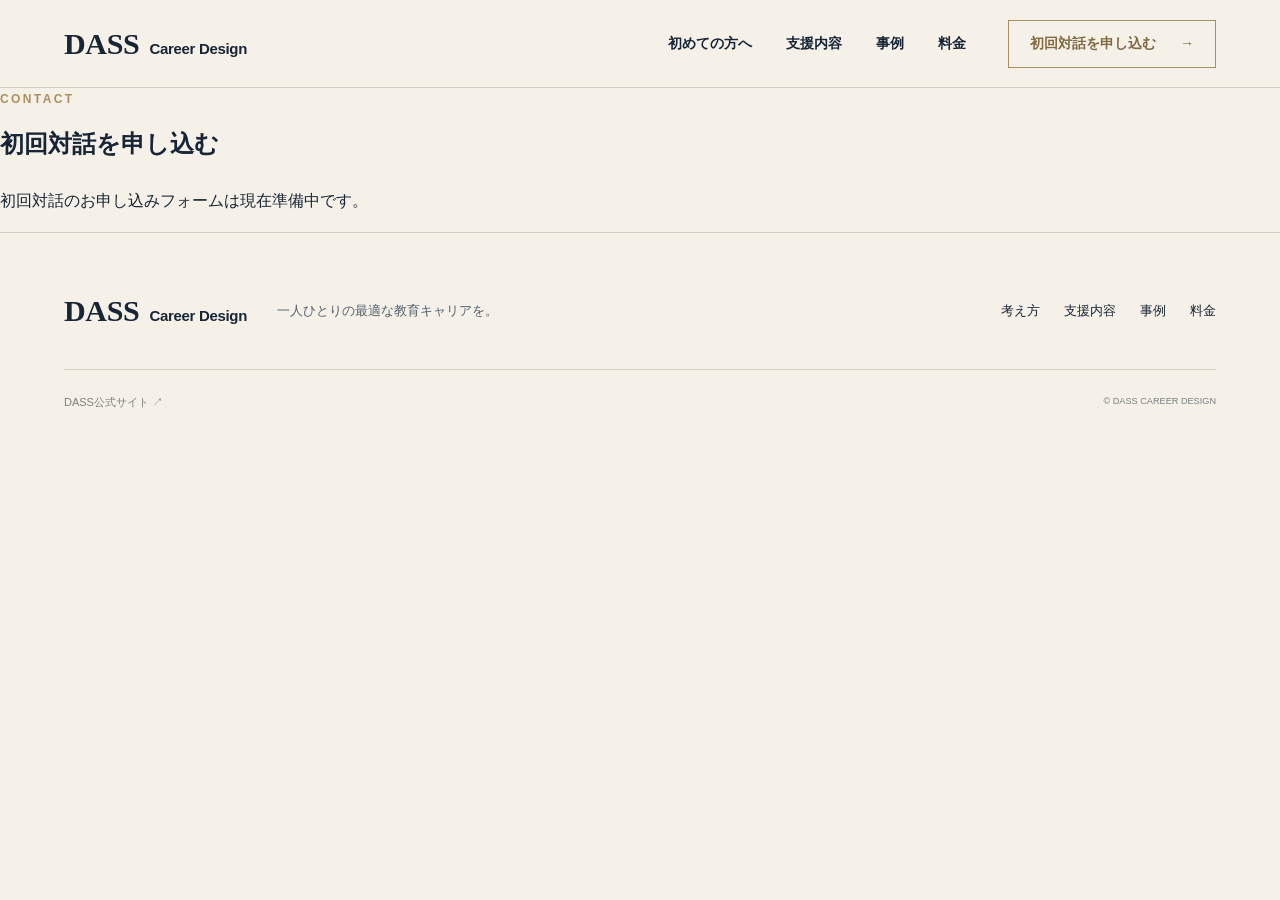
<file: contact.html>
<!DOCTYPE html>
<html lang="ja">
<head>
<meta charset="utf-8"/>
<meta name="viewport" content="width=device-width, initial-scale=1"/>
<title>初回対話を申し込む｜DASS Career Design</title>
<meta name="description" content="DASS Career Designへの初回対話のお申し込みはこちらから。"/>
<link rel="shortcut icon" href="images/favicon.svg?v=e6d2e59b7b"/>
<link rel="icon" href="images/favicon.svg?v=e6d2e59b7b"/>
<link rel="stylesheet" href="css/style.css?v=34aeea9372"/>
</head>
<body class="antialiased">
<main>
<header class="site-header">
<a class="brand" href="index.html" aria-label="DASS Career Design ホーム"><strong>DASS</strong><span>Career Design</span></a>
<nav class="desktop-nav" aria-label="メインナビゲーション">
<a href="index.html#about">初めての方へ</a>
<a href="index.html#support">支援内容</a>
<a href="index.html#cases">事例</a>
<a href="index.html#fees">料金</a>
</nav>
<a class="header-cta" href="contact.html" target="_blank" rel="noopener noreferrer">初回対話を申し込む <span>→</span></a>
<details class="mobile-menu">
<summary aria-label="メニューを開く">Menu</summary>
<nav>
<a href="index.html#about">初めての方へ</a>
<a href="index.html#support">支援内容</a>
<a href="index.html#cases">事例</a>
<a href="index.html#fees">料金</a>
</nav>
</details>
</header>

<section class="contact-section">
<p class="section-kicker">CONTACT</p>
<h1>初回対話を申し込む</h1>
<div class="contact-form-wrap">
<!-- FORMMAILER START -->
<p>初回対話のお申し込みフォームは現在準備中です。</p>
<!-- FORMMAILER END -->
</div>
</section>

<footer>
<a class="brand footer-brand" href="index.html"><strong>DASS</strong><span>Career Design</span></a>
<p>一人ひとりの最適な教育キャリアを。</p>
<div><a href="index.html#philosophy">考え方</a><a href="index.html#support">支援内容</a><a href="index.html#cases">事例</a><a href="index.html#fees">料金</a></div>
<div class="footer-bottom"><a href="https://dass.jp/" target="_blank" rel="noopener">DASS公式サイト ↗</a><small>© DASS CAREER DESIGN</small></div>
</footer>
</main>
<script src="js/script.js?v=6ba4407960"></script>
</body>
</html>
</file>
<file: css/style.css>
:root {
  --paper: #f5f1e8;
  --paper-2: #ebe6da;
  --ink: #172536;
  --muted: #53606d;
  --gold: #ad9060;
  --accent: #c7472f;
  --line: #d3ccbe;
  --white: #fffdf8;
}

* { box-sizing: border-box; }
html { scroll-behavior: smooth; }
body { margin: 0; background: var(--paper); color: var(--ink); font-family: "Hiragino Sans", "Yu Gothic", "Noto Sans JP", sans-serif; line-height: 1.85; }
body { overflow-x: hidden; }
a { color: inherit; text-decoration: none; }
h1, h2, h3, p { margin-top: 0; }
section { scroll-margin-top: 88px; }

.site-header { height: 88px; padding: 0 5vw; display: flex; align-items: center; gap: 42px; border-bottom: 1px solid var(--line); background: rgba(245,241,232,.94); backdrop-filter: blur(12px); position: sticky; top: 0; z-index: 20; }
.brand { display: flex; align-items: baseline; gap: 10px; margin-right: auto; letter-spacing: -.02em; }
.brand strong { font-family: Georgia, "Times New Roman", serif; font-size: 30px; }
.brand span { font-size: 15px; font-weight: 600; }
.desktop-nav { display: flex; gap: 34px; font-size: 14px; font-weight: 600; }
.desktop-nav a { position: relative; }
.desktop-nav a::after { content: ""; position: absolute; left: 0; right: 100%; bottom: -8px; height: 1px; background: var(--accent); transition: right .2s ease; }
.desktop-nav a:hover::after { right: 0; }
.header-cta { height: 48px; padding: 0 21px; display: flex; align-items: center; gap: 24px; border: 1px solid var(--gold); color: #80683f; font-size: 14px; font-weight: 700; }
.mobile-menu { display: none; }

.hero { min-height: calc(100vh - 88px); padding: 8vh 7vw; display: grid; grid-template-columns: 1fr; border-bottom: 1px solid var(--line); overflow: hidden; }
.hero-copy { max-width: 920px; padding: 4vh 0 7vh; align-self: center; animation: rise .65s ease both; }
.eyebrow, .section-kicker { color: var(--gold); letter-spacing: .2em; font-size: 12px; font-weight: 800; }
.hero h1 { margin: 23px 0 27px; font-family: "Yu Mincho", "Hiragino Mincho ProN", serif; font-size: clamp(56px, 5.2vw, 82px); font-weight: 500; line-height: 1.38; letter-spacing: .01em; }
.hero-service { margin-bottom: 15px; color: var(--ink); font-size: 16px; line-height: 1.8; }
.hero-service strong { color: var(--accent); font-size: 20px; }
.hero-lead { max-width: 650px; color: var(--muted); font-size: 17px; line-height: 2; }
.button { min-height: 62px; padding: 0 30px; display: inline-flex; align-items: center; justify-content: center; gap: 42px; font-weight: 700; transition: transform .2s ease, background .2s ease; }
.button:hover { transform: translateY(-2px); }
.button span, .header-cta span { transition: transform .2s ease; }
.button:hover span, .header-cta:hover span { transform: translateX(6px); }
.button-primary { background: var(--ink); color: white; }
.text-link { font-size: 14px; font-weight: 700; border-bottom: 1px solid var(--gold); padding-bottom: 3px; }
.hero-proof { max-width: 650px; margin-top: 28px; padding: 17px 20px; display: grid; grid-template-columns: auto 1fr auto; gap: 18px; align-items: center; border-top: 1px solid var(--gold); border-bottom: 1px solid var(--gold); }
.hero-proof span { color: var(--accent); font-family: Georgia, serif; font-size: 10px; font-weight: 700; letter-spacing: .13em; }
.hero-proof strong { font-size: 14px; }
.hero-proof em { color: var(--muted); font-size: 11px; font-style: normal; }

.achievements { padding: 110px 7vw; background: var(--ink); color: white; }
.achievement-intro { display: grid; grid-template-columns: 1fr 1fr; gap: 9vw; align-items: end; }
.achievement-intro h2, .why-results h2 { margin: 28px 0 0; font-family: "Yu Mincho", "Hiragino Mincho ProN", serif; font-size: clamp(40px, 4.2vw, 65px); font-weight: 500; line-height: 1.55; }
.achievement-intro .achievement-lead { color: white; font-size: 19px; font-weight: 700; }
.achievement-intro > div:last-child { color: #c4cbd1; }
.achievement-summary { margin-top: 65px; display: grid; grid-template-columns: repeat(3, 1fr); border-top: 1px solid #536170; border-bottom: 1px solid #536170; }
.achievement-summary article { min-height: 175px; padding: 28px 3vw; display: flex; align-items: center; gap: 22px; border-right: 1px solid #536170; }
.achievement-summary article:last-child { border-right: 0; }
.achievement-summary strong { color: #d4b679; font-family: Georgia, serif; font-size: clamp(58px, 6vw, 88px); font-weight: 400; line-height: 1; }
.achievement-summary span { color: #dce1e5; font-size: 13px; font-weight: 700; line-height: 1.7; }
.achievement-schools { margin-top: 64px; display: grid; grid-template-columns: 1fr 1fr; border-top: 1px solid #536170; border-left: 1px solid #536170; }
.achievement-schools article { padding: 42px; border-right: 1px solid #536170; border-bottom: 1px solid #536170; }
.achievement-schools article > span { color: #d4b679; font-family: Georgia, serif; font-size: 11px; font-weight: 700; letter-spacing: .14em; }
.achievement-schools h3 { margin: 22px 0 28px; font-family: "Yu Mincho", serif; font-size: 30px; font-weight: 500; }
.achievement-schools ul { margin: 0; padding: 0; list-style: none; }
.achievement-schools li { padding: 12px 0; border-top: 1px solid #425163; color: #c4cbd1; font-size: 14px; }
.achievement-schools li strong { color: white; }
.achievement-source { margin-top: 18px; display: inline-flex; gap: 18px; color: #d4b679; border-bottom: 1px solid #d4b679; font-size: 12px; font-weight: 700; }
.world-rank {
  display: inline-flex;
  align-items: center;
  margin: 0 8px 0 7px;
  padding: 2px 7px;
  border: 1px solid rgba(183, 63, 42, 0.32);
  border-radius: 999px;
  color: #b73f2a;
  font-family: var(--font-sans);
  font-size: 10px;
  font-style: normal;
  font-weight: 700;
  line-height: 1.4;
  letter-spacing: 0.02em;
  white-space: nowrap;
}
.ranking-note {
  margin: 17px 0 0;
  color: #6f7885;
  font-size: 11px;
  line-height: 1.85;
}
.why-results { margin-top: 110px; padding-top: 95px; border-top: 1px solid #536170; }
.why-policy-lead { max-width: 720px; margin: 28px 0 0; color: #c4cbd1; font-size: 17px; line-height: 1.9; }
.why-results-grid { margin-top: 56px; display: grid; grid-template-columns: repeat(2, 1fr); border-top: 1px solid #536170; border-left: 1px solid #536170; }
.why-results-grid article { min-height: 300px; padding: 38px; border-right: 1px solid #536170; border-bottom: 1px solid #536170; }
.why-results-grid span { color: #d4b679; font-family: Georgia, serif; font-size: 12px; }
.why-results-grid h3 { margin: 25px 0 15px; font-family: "Yu Mincho", serif; font-size: 26px; font-weight: 500; line-height: 1.6; }
.why-results-grid p { margin: 0; color: #c4cbd1; font-size: 14px; }
.why-policy-statement { margin: 46px 0 0; color: #d4b679; font-family: "Yu Mincho", serif; font-size: clamp(24px, 2.3vw, 35px); line-height: 1.65; }

.decision-visual { min-height: 570px; margin: 2vh 0 5vh; padding: 58px 5vw; display: flex; flex-direction: column; justify-content: center; background: rgba(255,253,248,.58); border-left: 1px solid var(--line); animation: rise .8s .1s ease both; }
.decision-label { margin: 0 0 22px; color: var(--accent); font-size: 12px; font-weight: 800; letter-spacing: .16em; }
.decision-visual h2 { margin: 0 0 34px; font-family: "Yu Mincho", serif; font-size: clamp(35px, 3.3vw, 52px); font-weight: 500; line-height: 1.5; }
.decision-options { display: flex; flex-wrap: wrap; gap: 10px; }
.decision-options span { padding: 8px 14px; background: var(--paper); border: 1px solid var(--line); color: var(--ink); font-size: 13px; font-weight: 650; }
.decision-options .dass-option { background: var(--ink); border-color: var(--ink); color: white; }
.decision-note { margin: 30px 0 0; max-width: 480px; color: var(--muted); font-size: 14px; }
.ninety-list { border-top: 1px solid var(--line); }
.ninety-list div { padding: 15px 0; display: grid; grid-template-columns: 45px 1fr; align-items: start; border-bottom: 1px solid var(--line); }
.ninety-list span { color: var(--accent); font-family: Georgia, serif; font-size: 12px; }
.ninety-list strong { font-size: 14px; line-height: 1.6; }
.hero-principles { grid-column: 1 / -1; display: grid; grid-template-columns: repeat(3, 1fr); border-top: 1px solid var(--line); }
.hero-principles div { padding: 28px 4vw; display: flex; align-items: center; gap: 24px; border-right: 1px solid var(--line); }
.hero-principles span { color: var(--accent); font-family: Georgia, serif; }
.hero-principles strong { font-family: "Yu Mincho", serif; font-size: 19px; }

.service-explainer, .social-loss, .manifesto, .problem-section, .support, .evidence-section, .course-section, .team-system, .cases, .fees, .founder { padding: 110px 7vw; }
.service-explainer { background: var(--white); }
.service-explainer > .consultation-fit { margin-top: 0; }
.service-definition { display: grid; grid-template-columns: 1fr 1fr; gap: 9vw; align-items: end; }
.service-definition h2, .consultation-fit h2 { margin: 28px 0 0; font-family: "Yu Mincho", "Hiragino Mincho ProN", serif; font-size: clamp(36px, 3.5vw, 55px); font-weight: 500; line-height: 1.55; }
.definition-copy { color: var(--muted); }
.service-results { margin-top: 66px; display: grid; grid-template-columns: repeat(3, 1fr); border-top: 1px solid var(--line); border-bottom: 1px solid var(--line); }
.service-results article { padding: 38px 34px 34px 0; border-right: 1px solid var(--line); }
.service-results article + article { padding-left: 34px; }
.service-results article:last-child { border-right: 0; }
.service-results span, .simple-flow span { color: var(--accent); font-family: Georgia, serif; font-size: 12px; font-weight: 700; letter-spacing: .14em; }
.service-results h3 { margin: 20px 0 12px; font-family: "Yu Mincho", serif; font-size: 24px; }
.service-results p { margin: 0; color: var(--muted); font-size: 14px; }
.consultation-fit { margin-top: 86px; padding: 58px; display: grid; grid-template-columns: .8fr 1.2fr; gap: 7vw; background: var(--paper); }
.consultation-fit ul { margin: 0; padding: 0; list-style: none; }
.consultation-fit li { padding: 15px 0 15px 30px; position: relative; border-bottom: 1px solid var(--line); font-weight: 600; }
.consultation-fit li::before { content: "✓"; position: absolute; left: 2px; color: var(--accent); }
.simple-flow { margin-top: 70px; display: grid; grid-template-columns: 1fr auto 1fr auto 1fr; gap: 24px; align-items: center; }
.simple-flow > div { min-height: 180px; padding: 28px; border: 1px solid var(--line); }
.simple-flow > b { color: var(--gold); font-size: 24px; font-weight: 400; }
.simple-flow strong { margin: 12px 0 8px; display: block; font-family: "Yu Mincho", serif; font-size: 20px; }
.simple-flow p { margin: 0; color: var(--muted); font-size: 13px; }
.social-loss { background: var(--white); }
.social-loss-heading { margin-top: 34px; display: grid; grid-template-columns: 1.1fr .9fr; gap: 9vw; align-items: end; }
.social-loss h2 { margin: 0; font-family: "Yu Mincho", "Hiragino Mincho ProN", serif; font-size: clamp(42px, 4.4vw, 68px); font-weight: 500; line-height: 1.55; letter-spacing: .02em; }
.social-loss-intro { margin: 0 0 10px; color: var(--muted); font-size: 17px; }
.policy-shift { margin-top: 72px; padding: 44px 0 40px; border-top: 1px solid var(--line); border-bottom: 1px solid var(--line); }
.policy-lead { font-family: "Yu Mincho", serif; font-size: 24px; color: var(--ink); }
.policy-examples { margin: 30px 0; display: grid; grid-template-columns: repeat(3, 1fr); border: 1px solid var(--line); }
.policy-examples div { min-height: 132px; padding: 28px; display: flex; flex-direction: column; justify-content: space-between; border-right: 1px solid var(--line); background: var(--paper); }
.policy-examples div:last-child { border-right: 0; }
.policy-examples span, .loss-grid article > span { color: var(--accent); font-family: Georgia, serif; font-size: 11px; font-weight: 700; letter-spacing: .14em; }
.policy-examples strong { font-family: "Yu Mincho", serif; font-size: 19px; font-weight: 600; }
.policy-conclusion { max-width: 900px; margin: 0; color: var(--muted); }
.loss-grid { display: grid; grid-template-columns: 1fr 1fr; }
.loss-grid article { padding: 50px 5vw 48px 0; border-bottom: 1px solid var(--line); }
.loss-grid article + article { padding-left: 5vw; border-left: 1px solid var(--line); }
.loss-grid h3 { margin: 16px 0 12px; font-family: "Yu Mincho", serif; font-size: 34px; font-weight: 500; }
.loss-grid p { max-width: 510px; margin: 0; color: var(--muted); }
.social-loss-statement { margin: 70px auto 0; max-width: 950px; text-align: center; font-family: "Yu Mincho", serif; font-size: clamp(24px, 2.6vw, 38px); line-height: 1.8; }
.manifesto-grid { margin-top: 36px; display: grid; grid-template-columns: .9fr 1.1fr; gap: 10vw; }
.manifesto h2, .problem-section > h2, .section-title-row h2, .routes-copy h2, .founder h2, .final-cta h2 { font-family: "Yu Mincho", "Hiragino Mincho ProN", serif; font-size: clamp(38px, 4vw, 62px); font-weight: 500; line-height: 1.5; letter-spacing: .02em; }
.manifesto-grid > div { max-width: 650px; color: var(--muted); }
.large-copy { color: var(--ink); font-size: 20px; font-weight: 600; }

.problem-section { background: var(--ink); color: white; }
.problem-section .section-kicker { color: #c7a86e; }
.problem-section > h2 { margin: 30px 0 60px; }
.problem-grid { display: grid; grid-template-columns: repeat(3, 1fr); border-top: 1px solid #536170; }
.problem-grid article { padding: 38px 34px 10px 0; border-right: 1px solid #536170; }
.problem-grid article + article { padding-left: 34px; }
.problem-grid article:last-child { border-right: 0; }
.problem-grid span, .steps span, .plan-label { color: #c7a86e; font-size: 12px; font-weight: 800; letter-spacing: .12em; }
.problem-grid h3 { margin: 27px 0 15px; font-size: 20px; }
.problem-grid p { color: #c4cbd1; font-size: 14px; }

.section-title-row { margin-top: 30px; display: grid; grid-template-columns: 1fr 1fr; gap: 10vw; align-items: end; }
.section-title-row p { max-width: 560px; color: var(--muted); }
.steps { margin-top: 66px; display: grid; grid-template-columns: repeat(2, 1fr); border-top: 1px solid var(--line); border-left: 1px solid var(--line); }
.steps article { min-height: 285px; padding: 38px; border-right: 1px solid var(--line); border-bottom: 1px solid var(--line); }
.steps h3 { margin: 28px 0 12px; font-family: "Yu Mincho", serif; font-size: 25px; }
.steps p { color: var(--muted); }

.evidence-section { background: var(--white); }
.result-grid { margin-top: 62px; display: grid; grid-template-columns: repeat(2, 1fr); border-top: 1px solid var(--line); border-left: 1px solid var(--line); }
.result-grid article { min-height: 285px; padding: 36px; border-right: 1px solid var(--line); border-bottom: 1px solid var(--line); }
.result-grid span { color: var(--accent); font-family: Georgia, serif; font-size: 11px; font-weight: 700; letter-spacing: .12em; }
.result-grid h3 { margin: 24px 0 13px; font-family: "Yu Mincho", serif; font-size: 25px; line-height: 1.6; }
.result-grid p { color: var(--muted); font-size: 14px; }
.course-section { background: var(--white); }
.course-heading { display: grid; grid-template-columns: 1fr 1fr; gap: 10vw; align-items: end; }
.course-heading h2 { margin: 28px 0 0; font-family: "Yu Mincho", "Hiragino Mincho ProN", serif; font-size: clamp(42px, 4.4vw, 68px); font-weight: 500; line-height: 1.5; }
.course-heading > p { margin: 0 0 12px; color: var(--muted); font-size: 16px; }
.course-program { margin-top: 82px; border: 1px solid var(--line); }
.course-overview { padding: 52px; display: grid; grid-template-columns: 110px minmax(280px, .9fr) 1.1fr; gap: 4vw; align-items: start; background: var(--ink); color: white; }
.course-number, .course-detail-heading span, .course-results > div > span, .course-common > span { color: #c7a86e; font-family: Georgia, serif; font-size: 11px; font-weight: 800; letter-spacing: .14em; }
.course-label { margin-bottom: 13px; color: #c7a86e; font-size: 13px; font-weight: 700; }
.course-overview h3 { margin: 0; font-family: "Yu Mincho", serif; font-size: clamp(31px, 3.1vw, 48px); font-weight: 500; line-height: 1.55; }
.course-overview > p { margin: 0; color: #c4cbd1; font-size: 15px; line-height: 2; }
.course-detail-heading { padding: 40px 42px 22px; display: flex; align-items: baseline; gap: 28px; }
.course-detail-heading h4 { margin: 0; font-family: "Yu Mincho", serif; font-size: 24px; font-weight: 500; }
.course-results { display: grid; grid-template-columns: repeat(3, 1fr); border-top: 1px solid var(--line); }
.course-results > div { padding: 36px; border-right: 1px solid var(--line); }
.course-results > div:last-child { border-right: 0; }
.course-results h4 { margin: 23px 0 13px; font-family: "Yu Mincho", serif; font-size: 22px; font-weight: 500; line-height: 1.65; }
.course-results p { margin: 0; color: var(--muted); font-size: 14px; }
.course-program-secondary { margin-top: 58px; }
.course-common { margin-top: 58px; padding: 48px 52px; display: grid; grid-template-columns: 150px 1fr 1fr; gap: 4vw; align-items: start; background: var(--paper-2); border-top: 1px solid var(--line); border-bottom: 1px solid var(--line); }
.course-common h3 { margin: 0; font-family: "Yu Mincho", serif; font-size: 25px; font-weight: 500; line-height: 1.65; }
.course-common p { margin: 0; color: var(--muted); font-size: 14px; }
.support-areas { margin-top: 68px; display: grid; grid-template-columns: repeat(3, 1fr); border-top: 1px solid var(--line); border-left: 1px solid var(--line); }
.support-areas article { min-height: 300px; padding: 38px; border-right: 1px solid var(--line); border-bottom: 1px solid var(--line); }
.support-areas span, .path-heading > span, .path-options article > span, .dass-school-list span { color: var(--accent); font-family: Georgia, serif; font-size: 11px; font-weight: 800; letter-spacing: .13em; }
.support-areas h3 { margin: 26px 0 13px; font-family: "Yu Mincho", serif; font-size: 24px; font-weight: 500; line-height: 1.6; }
.support-areas p { margin: 0; color: var(--muted); font-size: 14px; }
.outcome-grid { grid-template-columns: repeat(2, 1fr); }
.outcome-grid article { min-height: 270px; }
.support-system { display: grid; grid-template-columns: repeat(3, 1fr); background: var(--ink); color: white; }
.support-system article { padding: 34px 36px; border-right: 1px solid #536170; }
.support-system article:last-child { border-right: 0; }
.support-system span { color: #c7a86e; font-family: Georgia, serif; font-size: 11px; font-weight: 800; letter-spacing: .14em; }
.support-system h3 { margin: 18px 0 8px; font-family: "Yu Mincho", serif; font-size: 22px; font-weight: 500; }
.support-system p { margin: 0; color: #c4cbd1; font-size: 13px; }
.path-heading { margin-top: 86px; display: grid; grid-template-columns: 170px 1fr 1fr; gap: 4vw; align-items: start; }
.path-heading h3 { margin: 0; font-family: "Yu Mincho", serif; font-size: 34px; font-weight: 500; line-height: 1.5; }
.path-heading p { margin: 0; color: var(--muted); }
.path-options { margin-top: 38px; display: grid; grid-template-columns: repeat(3, 1fr); border-top: 1px solid var(--line); border-left: 1px solid var(--line); }
.path-options article { min-height: 330px; padding: 38px; border-right: 1px solid var(--line); border-bottom: 1px solid var(--line); background: var(--paper); }
.path-options .path-dass { background: var(--ink); color: white; }
.path-level { margin: 24px 0 7px; color: var(--gold); font-size: 11px; font-weight: 800; letter-spacing: .11em; }
.path-options h4 { margin: 0 0 20px; font-family: "Yu Mincho", serif; font-size: 32px; font-weight: 500; }
.path-options article > p:last-child { margin: 0; color: var(--muted); font-size: 14px; }
.path-options .path-dass > p:not(.path-level) { color: #c4cbd1; }
.dass-site-link { margin-top: 24px; padding: 11px 0; display: flex; justify-content: space-between; align-items: center; border-top: 1px solid #536170; border-bottom: 1px solid #536170; color: #d4b679; font-size: 12px; font-weight: 800; }
.dass-site-link b { font-size: 16px; font-weight: 400; }
.dass-site-link.dark-link { border-color: #aaa294; color: var(--accent); }
.course-note { margin: 24px 0 0; padding-left: 18px; border-left: 3px solid var(--accent); color: var(--muted); font-size: 13px; }
.team-system { background: var(--ink); color: white; }
.team-system .section-title-row p { color: #c4cbd1; }
.role-grid { margin-top: 62px; display: grid; grid-template-columns: repeat(3, 1fr); border-top: 1px solid #536170; }
.role-grid article { padding: 38px 34px 20px 0; border-right: 1px solid #536170; }
.role-grid article + article { padding-left: 34px; }
.role-grid article:last-child { border-right: 0; }
.role-grid span { color: #c7a86e; font-size: 11px; font-weight: 800; letter-spacing: .15em; }
.role-grid h3 { margin: 24px 0 12px; font-family: "Yu Mincho", serif; font-size: 25px; }
.role-grid p { color: #c4cbd1; font-size: 14px; }
.ai-note { margin: 44px 0 0; padding: 18px 22px; border: 1px solid #536170; color: #d9dee2; font-weight: 650; text-align: center; }

.routes-section { padding: 110px 7vw; display: grid; grid-template-columns: .9fr 1.1fr; gap: 9vw; background: #e7e3da; }
.routes-copy h2 { margin-top: 30px; }
.routes-copy p { color: var(--muted); }
.route-list { border-top: 1px solid #aaa294; }
.route-list div { min-height: 68px; padding: 0 10px; display: grid; grid-template-columns: 55px 1fr auto; align-items: center; border-bottom: 1px solid #aaa294; font-weight: 650; }
.route-list span { color: var(--accent); font-family: Georgia, serif; font-size: 13px; }
.route-list b { font-size: 20px; font-weight: 400; }
.dass-school-list { border-top: 1px solid #aaa294; }
.dass-school-list article { padding: 36px 10px; border-bottom: 1px solid #aaa294; }
.dass-school-list h3 { margin: 18px 0 10px; font-family: "Yu Mincho", serif; font-size: 29px; font-weight: 500; }
.dass-school-list p { margin: 0; color: var(--muted); font-size: 14px; }

.case-list { margin-top: 65px; border-top: 1px solid var(--line); }
.case-list article { padding: 42px 0; display: grid; grid-template-columns: 120px minmax(260px, .9fr) 1.1fr; gap: 4vw; border-bottom: 1px solid var(--line); align-items: start; }
.case-list span { color: var(--accent); font-family: Georgia, serif; font-size: 12px; letter-spacing: .12em; }
.case-list h3 { font-family: "Yu Mincho", serif; font-size: 24px; line-height: 1.65; }
.case-list p { color: var(--muted); font-size: 14px; }

.free-dialogue { padding: 110px 7vw; text-align: center; background: var(--accent); color: white; }
.free-dialogue .eyebrow { color: #f4d4c7; }
.free-dialogue h2 { margin: 24px 0; font-family: "Yu Mincho", serif; font-size: clamp(36px, 4vw, 58px); font-weight: 500; line-height: 1.55; }
.free-dialogue > p:not(.eyebrow) { max-width: 700px; margin: 0 auto; color: #ffe9df; }
.free-points { margin: 38px auto; display: flex; justify-content: center; gap: 0; flex-wrap: wrap; }
.free-points span { padding: 6px 22px; border-right: 1px solid #df7d69; font-size: 14px; font-weight: 700; }
.free-points span:last-child { border: 0; }
.button-light { background: white; color: var(--accent); }

.fee-grid { margin-top: 62px; display: grid; grid-template-columns: repeat(2, 1fr); gap: 22px; align-items: start; }
.fee-card { padding: 42px; border: 1px solid var(--line); background: var(--white); }
.fee-card.featured { border-top: 4px solid var(--accent); }
.fee-card h3 { margin: 20px 0; font-family: "Yu Mincho", serif; font-size: 27px; }
.price { font-family: Georgia, serif; font-size: 50px; line-height: 1.2; }
.price small { margin-right: 10px; font-family: sans-serif; font-size: 13px; }.price em { margin-left: 5px; font-family: sans-serif; font-size: 15px; font-style: normal; }
.fee-card ul { margin: 27px 0 0; padding: 25px 0 0; border-top: 1px solid var(--line); list-style: none; }
.fee-card li { margin: 9px 0; color: var(--muted); font-size: 14px; }
.fee-card li::before { content: "—"; margin-right: 10px; color: var(--gold); }
.fee-card.compact { grid-column: 1 / -1; display: grid; grid-template-columns: 150px 1fr 1fr; align-items: center; gap: 30px; }
.fee-card.compact h3, .fee-card.compact .price, .fee-card.compact p { margin: 0; }
.tuition-context { margin-top: 24px; padding: 42px; display: grid; grid-template-columns: 1fr 2fr; gap: 50px; color: #fffdf8; background: #172536; }
.tuition-context-label { margin: 5px 0 0; color: #b8d9ef; font-family: monospace; font-size: 12px; letter-spacing: .18em; }
.tuition-context h3 { margin: 0 0 24px; font-family: "Yu Mincho", serif; font-size: clamp(27px, 3vw, 40px); font-weight: 500; line-height: 1.45; }
.tuition-context p { margin: 0 0 16px; color: rgba(255,255,255,.78); line-height: 2; }
.tuition-context-note { padding-top: 18px; border-top: 1px solid rgba(255,255,255,.18); font-size: 12px; }
.fee-note { margin-top: 24px; color: var(--muted); font-size: 12px; }

.founder { display: grid; grid-template-columns: .9fr 1.1fr; gap: 10vw; background: var(--white); }
.founder-copy { padding-top: 30px; color: var(--muted); }
.signature { margin-top: 36px; color: var(--ink); font-weight: 700; }
.final-cta { padding: 120px 7vw; text-align: center; }
.final-cta h2 { margin: 25px 0 20px; }.final-cta > p:not(.eyebrow) { color: var(--muted); }.final-cta .button { margin-top: 22px; }

footer { padding: 50px 5vw 28px; display: grid; grid-template-columns: auto 1fr auto; align-items: center; gap: 30px; border-top: 1px solid var(--line); }
.mobile-fixed-cta { display: none; }
.footer-brand { margin: 0; } footer > p { margin: 0; color: var(--muted); font-size: 13px; } footer > div { display: flex; gap: 24px; font-size: 13px; } .footer-bottom { grid-column: 1 / -1; justify-content: space-between; align-items: center; padding-top: 22px; border-top: 1px solid var(--line); color: #7b817f; font-size: 11px; } .footer-bottom small { color: inherit; }
.head-office { grid-column: 1 / -1; padding-top: 22px; display: flex; gap: 18px; align-items: baseline; border-top: 1px solid var(--line); color: var(--muted); font-size: 11px; font-style: normal; }
.head-office strong { color: var(--ink); font-size: 10px; letter-spacing: .12em; }

.dialogue-page { min-height: 100vh; background: var(--paper); }
.dialogue-header { position: relative; }
.dialogue-back { font-size: 13px; font-weight: 800; border-bottom: 1px solid var(--ink); }
.dialogue-hero { padding: 110px 7vw 100px; background: var(--ink); color: var(--white); }
.dialogue-hero-inner { max-width: 920px; margin: 0 auto; }
.dialogue-hero .section-kicker { color: #d9ba78; }
.dialogue-hero h1 { margin: 25px 0 30px; color: var(--white); font-size: clamp(50px, 7vw, 94px); line-height: 1.2; }
.dialogue-lead { max-width: 760px; margin: 0; color: #c5ccd3; font-size: 17px; line-height: 2; }
.dialogue-content { max-width: 1160px; margin: 0 auto; padding: 100px 7vw 130px; }
.dialogue-summary { display: grid; grid-template-columns: repeat(3, 1fr); border-top: 1px solid var(--line); border-bottom: 1px solid var(--line); }
.dialogue-summary article { min-height: 250px; padding: 38px 34px; border-right: 1px solid var(--line); }
.dialogue-summary article:last-child { border-right: 0; }
.dialogue-summary span { display: block; margin-bottom: 42px; color: var(--accent); font-family: Georgia, "Times New Roman", serif; font-weight: 700; }
.dialogue-summary strong { display: block; margin-bottom: 18px; color: var(--ink); font-size: 22px; }
.dialogue-summary p { margin: 0; color: var(--muted); font-size: 14px; line-height: 1.9; }
.potential-precheck { margin-top: 80px; padding: 64px; display: grid; grid-template-columns: 1.08fr .92fr; gap: 7vw; align-items: center; background: var(--ink); color: white; }
.potential-precheck .section-kicker { color: #d9ba78; }
.potential-brand { margin: 28px 0 34px; display: grid; justify-items: start; }
.potential-brand small { margin-bottom: 7px; color: #d9ba78; font-size: 10px; font-weight: 800; letter-spacing: .22em; }
.potential-brand strong { font-family: Georgia, "Times New Roman", serif; font-size: clamp(30px, 4vw, 46px); line-height: 1; letter-spacing: -.03em; }
.potential-brand span { margin-top: 10px; color: #c5ccd3; font-size: 11px; font-weight: 700; letter-spacing: .12em; }
.potential-intro h2 { margin: 0 0 24px; color: white; font-family: "Yu Mincho", serif; font-size: clamp(34px, 3.8vw, 52px); font-weight: 500; line-height: 1.55; }
.potential-intro > p:not(.section-kicker):not(.potential-brand) { margin: 0; color: #c5ccd3; font-size: 14px; line-height: 2; }
.potential-button { width: 100%; margin-top: 32px; background: white; color: var(--ink); }
.potential-note { display: block; margin-top: 14px; color: #9fa9b3; font-size: 10px; line-height: 1.7; }
.potential-flow { margin: 0; padding: 0; list-style: none; border-top: 1px solid #536170; }
.potential-flow li { padding: 27px 0; display: grid; grid-template-columns: 44px 1fr; gap: 18px; border-bottom: 1px solid #536170; }
.potential-flow li > span { color: #d9ba78; font-family: Georgia, "Times New Roman", serif; font-size: 12px; font-weight: 700; }
.potential-flow strong { display: block; margin-bottom: 8px; color: white; font-size: 17px; }
.potential-flow p { margin: 0; color: #aeb8c1; font-size: 12px; line-height: 1.8; }
.dialogue-application { max-width: 760px; margin: 100px auto 0; padding: 64px; background: var(--white); border: 1px solid var(--line); text-align: center; }
.dialogue-application h2 { margin: 20px 0; font-size: 42px; }
.dialogue-application > p:not(.section-kicker) { margin: 0 auto 30px; color: var(--muted); line-height: 2; }
.dialogue-application strong { color: var(--ink); }
.dialogue-submit { width: 100%; margin-top: 12px; }
.dialogue-application small { display: block; margin-top: 18px; color: #7b817f; }

@keyframes rise { from { opacity: 0; transform: translateY(14px); } to { opacity: 1; transform: translateY(0); } }
@keyframes draw { from { transform: rotate(-32deg) scaleX(0); } to { transform: rotate(-32deg) scaleX(1); } }

@media (max-width: 980px) {
  .desktop-nav, .header-cta { display: none; }
  .mobile-menu { display: block; position: relative; }
  .mobile-menu summary { list-style: none; font-size: 13px; font-weight: 800; cursor: pointer; }
  .mobile-menu summary::-webkit-details-marker { display: none; }
  .mobile-menu nav { position: absolute; top: 38px; right: 0; width: 230px; padding: 15px; display: flex; flex-direction: column; background: var(--white); border: 1px solid var(--line); box-shadow: 0 15px 40px rgba(23,37,54,.12); }
  .mobile-menu nav a { padding: 10px; }
  .hero { grid-template-columns: 1fr; }
  .decision-visual { min-height: 430px; margin-top: 0; border: 1px solid var(--line); }
  .service-definition, .consultation-fit, .social-loss-heading, .manifesto-grid, .routes-section, .founder, .achievement-intro { grid-template-columns: 1fr; gap: 45px; }
  .dialogue-summary { grid-template-columns: 1fr; }
  .dialogue-summary article { min-height: auto; border-right: 0; border-bottom: 1px solid var(--line); }
  .dialogue-summary article:last-child { border-bottom: 0; }
  .potential-precheck { grid-template-columns: 1fr; gap: 52px; }
  .simple-flow { grid-template-columns: 1fr; }
  .simple-flow > b { text-align: center; transform: rotate(90deg); }
  .section-title-row { grid-template-columns: 1fr; gap: 10px; }
  .case-list article { grid-template-columns: 90px 1fr; }
  .case-list article p { grid-column: 2; }
  footer { grid-template-columns: 1fr; } footer > div:not(.footer-bottom) { flex-wrap: wrap; }
}

@media (max-width: 640px) {
  body { padding-bottom: calc(72px + env(safe-area-inset-bottom)); }
  .site-header { height: 70px; padding: 0 20px; }
  .brand strong { font-size: 25px; }.brand span { font-size: 12px; }
  .dialogue-back { font-size: 12px; }
  .dialogue-hero { padding: 72px 20px 70px; }
  .dialogue-hero h1 { font-size: 42px; line-height: 1.35; }
  .dialogue-lead { font-size: 15px; }
  .dialogue-content { padding: 72px 20px 90px; }
  .dialogue-summary article { padding: 30px 0; }
  .dialogue-summary span { margin-bottom: 20px; }
  .potential-precheck { margin: 60px -20px 0; padding: 52px 20px; }
  .potential-intro h2 { font-size: 34px; }
  .potential-button { padding: 0 18px; gap: 16px; font-size: 13px; }
  .dialogue-application { margin-top: 65px; padding: 42px 22px; }
  .dialogue-application h2 { font-size: 32px; }
  .hero { min-height: auto; padding: 42px 20px 0; }
  .hero-copy { padding: 20px 0 48px; }
  .hero h1 { margin-top: 18px; font-size: clamp(39px, 11.3vw, 45px); line-height: 1.42; }
  .hero-service strong { font-size: 18px; }
  .hero-lead { font-size: 15px; }
  .hero-proof { grid-template-columns: 1fr; gap: 5px; padding: 16px 0; }
  .hero-proof strong { font-size: 13px; line-height: 1.7; }
  .hero-proof em { margin-top: 6px; }
  .button { width: 100%; gap: 20px; }
  .text-link { align-self: flex-start; }
  .decision-visual { min-height: auto; padding: 42px 24px; }
  .decision-visual h2 { font-size: 34px; }
  .hero-principles { grid-template-columns: 1fr; }
  .hero-principles div { padding: 20px 0; border-right: 0; border-bottom: 1px solid var(--line); }
  .service-explainer, .social-loss, .manifesto, .problem-section, .support, .evidence-section, .course-section, .team-system, .cases, .fees, .founder, .routes-section, .achievements { padding: 76px 20px; }
  .achievement-intro h2, .why-results h2 { font-size: 37px; }
  .achievement-intro .achievement-lead { font-size: 17px; line-height: 1.9; }
  .achievement-summary { grid-template-columns: 1fr; }
  .achievement-summary article { min-height: 118px; padding: 22px 0; border-right: 0; border-bottom: 1px solid #536170; }
  .achievement-summary article:last-child { border-bottom: 0; }
  .achievement-summary strong { width: 78px; font-size: 62px; }
  .achievement-schools, .why-results-grid { grid-template-columns: 1fr; border-left: 0; }
  .achievement-schools article, .why-results-grid article { min-height: auto; padding: 34px 0; border-right: 0; }
  .achievement-schools h3 { margin-bottom: 20px; font-size: 27px; }
  .achievement-schools li { padding: 13px 0; font-size: 13px; line-height: 1.65; }
  .why-results-grid h3 { font-size: 23px; }
  .why-results { margin-top: 76px; padding-top: 68px; }
  .why-policy-lead { font-size: 15px; }
  .why-policy-statement { margin-top: 34px; font-size: 23px; }
  .service-definition h2, .consultation-fit h2 { font-size: 34px; }
  .service-results { grid-template-columns: 1fr; }
  .service-results article, .service-results article + article { padding: 30px 0; border-right: 0; border-bottom: 1px solid var(--line); }
  .service-results article:last-child { border-bottom: 0; }
  .consultation-fit { margin-left: -20px; margin-right: -20px; padding: 52px 20px; }
  .social-loss h2 { font-size: 39px; }
  .policy-shift { margin-top: 48px; padding-top: 32px; }
  .policy-examples, .loss-grid { grid-template-columns: 1fr; }
  .policy-examples div { min-height: 110px; border-right: 0; border-bottom: 1px solid var(--line); }
  .policy-examples div:last-child { border-bottom: 0; }
  .loss-grid article, .loss-grid article + article { padding: 34px 0; border-left: 0; }
  .social-loss-statement { margin-top: 48px; text-align: left; font-size: 26px; }
  .manifesto h2, .problem-section > h2, .section-title-row h2, .routes-copy h2, .founder h2, .final-cta h2 { font-size: 37px; }
  .problem-grid, .steps, .result-grid, .role-grid, .fee-grid { grid-template-columns: 1fr; }
  .problem-grid article, .problem-grid article + article { padding: 30px 0; border-right: 0; border-bottom: 1px solid #536170; }
  .steps { border-left: 0; }.steps article { min-height: auto; padding: 30px 0; border-right: 0; }
  .result-grid { border-left: 0; }.result-grid article { min-height: auto; padding: 32px 0; border-right: 0; }
  .course-heading { grid-template-columns: 1fr; gap: 18px; }
  .course-heading h2 { font-size: 39px; }
  .course-program { margin-top: 56px; border-left: 0; border-right: 0; }
  .course-overview { padding: 38px 0; grid-template-columns: 1fr; gap: 24px; }
  .course-overview h3 { font-size: 34px; }
  .course-overview > p { font-size: 14px; }
  .course-detail-heading { padding: 34px 0 20px; display: block; }
  .course-detail-heading h4 { margin-top: 10px; font-size: 21px; }
  .course-results { grid-template-columns: 1fr; border-left: 0; }
  .course-results > div { padding: 32px 0; border-right: 0; border-bottom: 1px solid var(--line); }
  .course-results > div:last-child { border-bottom: 0; }
  .course-results h4 { font-size: 22px; }
  .course-program-secondary { margin-top: 50px; }
  .course-common { padding: 38px 0; grid-template-columns: 1fr; gap: 20px; }
  .support-areas, .outcome-grid, .path-options, .support-system { grid-template-columns: 1fr; border-left: 0; }
  .support-areas article, .path-options article { min-height: auto; padding: 32px 0; border-right: 0; }
  .support-system { margin-left: -20px; margin-right: -20px; }
  .support-system article { padding: 30px 20px; border-right: 0; border-bottom: 1px solid #536170; }
  .support-system article:last-child { border-bottom: 0; }
  .path-options .path-dass { margin-left: -20px; margin-right: -20px; padding: 40px 20px; }
  .path-heading { margin-top: 58px; grid-template-columns: 1fr; gap: 16px; }
  .path-heading h3 { font-size: 30px; }
  .role-grid article, .role-grid article + article { padding: 30px 0; border-right: 0; border-bottom: 1px solid #536170; }
  .case-list article { grid-template-columns: 1fr; gap: 12px; }.case-list article p { grid-column: auto; }
  .free-dialogue { padding: 75px 20px; }.free-dialogue h2 { font-size: 36px; }
  .free-points { flex-direction: column; }.free-points span { border: 0; border-bottom: 1px solid #df7d69; }
  .fee-card { padding: 30px 22px; }.price { font-size: 42px; }
  .fee-card.compact { grid-column: auto; display: block; }.fee-card.compact h3, .fee-card.compact .price { margin: 18px 0; }
  .tuition-context { padding: 30px 22px; grid-template-columns: 1fr; gap: 22px; }
  .final-cta { padding: 80px 20px; }
  .head-office { grid-column: auto; flex-direction: column; gap: 7px; line-height: 1.7; }
  footer { padding: 40px 20px 25px; }
  .mobile-fixed-cta { position: fixed; left: 12px; right: 12px; bottom: max(10px, env(safe-area-inset-bottom)); z-index: 50; min-height: 58px; padding: 0 20px; display: flex; align-items: center; justify-content: space-between; background: var(--accent); color: white; box-shadow: 0 8px 30px rgba(23,37,54,.28); font-size: 14px; font-weight: 800; }
}

@media (prefers-reduced-motion: reduce) { *, *::before, *::after { animation-duration: .01ms !important; scroll-behavior: auto !important; } }

/* Potential Compass completion gate */
.potential-gate-status { display: inline-flex; align-items: center; justify-content: center; min-height: 34px; margin-bottom: 8px; padding: 0 14px; border-radius: 999px; font-size: 12px; font-weight: 800; letter-spacing: .04em; }
.potential-gate-status.is-locked { background: #f1e7df; color: var(--accent); }
.potential-gate-status.is-unlocked { background: #e5eee9; color: #315f4b; }
.potential-completion-meta { margin: 0 auto 22px !important; padding: 14px 16px; background: #f6f3ed; color: var(--ink) !important; font-size: 13px; line-height: 1.7 !important; }
.potential-completion-meta strong { letter-spacing: .04em; }
.potential-completion-meta span { color: var(--muted); font-size: 11px; }
[hidden] { display: none !important; }
</file>
<file: potential-compass/style.css>
.direct-result{margin-top:8px}.secondary-start{width:100%;min-height:54px;margin-top:10px;border:1px solid var(--line);background:white;color:var(--navy);font-weight:800}.saved-list{margin-top:36px;padding-top:28px;border-top:1px solid var(--line)}.saved-list>h3{font:500 25px/1.5 var(--font-serif),serif}.saved-list>p{color:var(--muted);font-size:12px;line-height:1.8}.saved-list>button{display:grid;grid-template-columns:1fr auto 18px;gap:10px;align-items:center;width:100%;padding:16px 0;border:0;border-top:1px solid var(--line);background:transparent;color:var(--navy);text-align:left}.saved-list>button span b{display:block;font-size:15px}.saved-list>button small{color:var(--muted);font-size:10px;line-height:1.6;text-align:right}.saved-list>button em{color:var(--red);font-style:normal;font-size:18px}
.brand-analysis{background:var(--navy);color:white}.brand-analysis h2{color:white;font-size:clamp(34px,8vw,54px);line-height:1.45}.brand-analysis .diagnosis{color:#d9dfe6}.support h3{margin-top:34px}
/* v0.2 multi-rater and integrated-report additions */
.profile-head{padding-bottom:22px}.profile-head h1{font:500 40px/1.4 var(--font-serif),serif}.profile-head>p:last-child{color:var(--muted);line-height:1.8}.profile-group{padding-top:24px;padding-bottom:24px}.profile-item{display:block;padding:20px 0;border-top:1px solid var(--line)}.profile-item b{display:block;font-size:15px;line-height:1.75}.profile-item select{display:block;width:100%;margin-top:12px;padding:14px;border:1px solid var(--line);border-radius:0;background:white;color:var(--navy);font-size:16px}.profile-next{position:sticky;bottom:0;padding:14px 24px max(14px,env(safe-area-inset-bottom));background:#fffdf8ef;border-top:1px solid var(--line);backdrop-filter:blur(10px)}.profile-next .primary:disabled{background:#9b9b95}.context-grid{display:grid;gap:0;border-top:1px solid var(--line)}.context-grid article{display:grid;grid-template-columns:1.2fr 1fr;gap:12px;padding:14px 0;border-bottom:1px solid var(--line)}.context-grid span{color:var(--muted);font-size:11px;line-height:1.5}.context-grid b{font-size:12px;line-height:1.5;text-align:right}
.save{margin-top:22px}.compare-wrap{margin-top:24px;overflow-x:auto;border:1px solid var(--line)}.compare-head,.compare-row{display:grid;grid-template-columns:minmax(110px,1.5fr) repeat(6,minmax(86px,1fr));min-width:720px;border-bottom:1px solid var(--line)}.compare-head{background:var(--navy);color:white}.compare-head span,.compare-head b,.compare-row span,.compare-row b{padding:11px 6px;text-align:center;font-size:11px}.compare-row span{text-align:left;font-weight:700}.compare-row span small{display:block;margin-top:4px;color:var(--muted);font-weight:400}.compare-row b{font-size:13px}
.print-report{display:none}.print-action{background:var(--navy)}.print-help{margin:12px 0 0;color:var(--muted);font-size:11px;line-height:1.7}
.form-grid{display:grid;grid-template-columns:1fr 1fr;gap:18px 12px;margin:28px 0 24px}.form-grid label{margin:0}.form-grid .wide{grid-column:1/-1}.intro-card select{display:block;width:100%;margin-top:8px;padding:15px;border:1px solid var(--line);border-radius:0;background:white;color:var(--navy);font-size:16px}.subject-note{margin:18px 0 0;padding:12px;border-left:3px solid var(--gold);background:#f0eadf;color:var(--muted);font-size:12px;line-height:1.7}.choices button.unknown{margin-top:5px;background:#eeeae2}.diagnosis{font:500 22px/1.8 var(--font-serif),serif}.support{background:#f4eee4}.support ul{padding-left:20px;color:#586371;line-height:2}@media(max-width:520px){.form-grid{grid-template-columns:1fr}.form-grid .wide{grid-column:auto}}
:root{--navy:#102136;--paper:#f7f2e8;--white:#fffdf8;--red:#c94a33;--gold:#b99c63;--line:#d8d0bf;--muted:#667080;--font-sans:-apple-system,BlinkMacSystemFont,"Hiragino Kaku Gothic ProN","Yu Gothic",Meiryo,sans-serif;--font-serif:"Hiragino Mincho ProN","Yu Mincho",YuMincho,serif}*{box-sizing:border-box}html{background:var(--paper)}body{margin:0;color:var(--navy);background:var(--paper);font-family:var(--font-sans)}button,input{font:inherit}.shell{min-height:100svh;max-width:760px;margin:auto;background:var(--white);box-shadow:0 10px 60px #10213618}.logo{font:700 27px Georgia,serif}.logo span{font:700 12px var(--font-sans);margin-left:9px}.brand-logo{display:grid;justify-items:start;line-height:1}.brand-logo span{margin-bottom:9px;color:var(--gold);font:800 11px var(--font-sans);letter-spacing:.22em}.brand-logo strong{color:white;font:700 clamp(29px,8vw,42px)/1.05 Georgia,serif;letter-spacing:-.025em}.brand-logo small{margin-top:10px;color:#cbd2da;font-size:11px;font-weight:700;letter-spacing:.12em}.bar-brand{font:700 15px Georgia,serif;letter-spacing:-.01em}.eyebrow,.section-no{color:var(--gold);font:800 11px var(--font-sans);letter-spacing:.18em}.intro header,.result-hero{padding:26px 24px 52px;background:var(--navy);color:white}.intro header .eyebrow,.result-hero .eyebrow{margin-top:60px}.intro h1,.result-hero h1{font:500 clamp(42px,11vw,70px)/1.42 var(--font-serif);letter-spacing:-.03em}.lead{color:#cbd2da;line-height:1.9}.intro-card,section{padding:42px 24px}.intro-card h2,section h2{font:500 30px/1.5 var(--font-serif)}.intro-card ul{padding-left:20px;line-height:2}.intro-card label{display:block;margin:28px 0 20px;font-weight:700;font-size:13px}.intro-card input{display:block;width:100%;margin-top:8px;padding:15px;border:1px solid var(--line);background:white;font-size:16px}.primary{width:100%;min-height:58px;border:0;background:var(--red);color:white;font-weight:800}.notice,.note{color:var(--muted);font-size:11px;line-height:1.8}.test{display:flex;flex-direction:column}.testbar{height:66px;padding:0 20px;display:flex;justify-content:space-between;align-items:center;border-bottom:1px solid var(--line)}.testbar button{border:0;background:none;color:var(--navy);font-size:12px;font-weight:700}.testbar span{font-size:12px;font-weight:800}.track{height:3px;background:#e4ddcf}.track i{display:block;height:100%;background:var(--red)}.question{flex:1;padding-top:48px}.question h1{min-height:140px;font:500 clamp(27px,7vw,38px)/1.65 var(--font-serif)}.choices{display:grid;gap:8px}.choices button{display:grid;grid-template-columns:38px 1fr;align-items:center;text-align:left;min-height:58px;padding:0 14px;border:1px solid var(--line);background:white;color:var(--navy)}.choices button b{color:var(--red)}.choices button span{font-size:14px}.choices button.selected{border-color:var(--red);background:#f8e8e2}.test nav{position:sticky;bottom:0;display:grid;grid-template-columns:1fr 1fr;gap:8px;padding:12px 18px max(12px,env(safe-area-inset-bottom));background:#fffdf8eF;border-top:1px solid var(--line);backdrop-filter:blur(8px)}.test nav button{min-height:46px;border:1px solid var(--line);background:white;color:var(--navy);font-weight:700}.test nav button:disabled{opacity:.25}.result-hero p:last-child{color:#cbd2da;font-size:12px}.result section{border-bottom:1px solid var(--line)}.top-list article{display:grid;grid-template-columns:46px 1fr;gap:14px;padding:22px 0;border-top:1px solid var(--line)}.top-list em{color:var(--red);font:700 14px Georgia,serif}.top-list h3,.insight h3{margin:0 0 8px;font-size:20px}.top-list p,.insight p,.bodycopy{margin:0;color:#586371;line-height:1.8;font-size:14px}.top-list small{display:block;margin-top:10px;color:var(--gold);font-size:10px}.dark{background:var(--navy);color:white}.dark h2{color:white}.bar{display:grid;grid-template-columns:104px 1fr 30px;gap:10px;align-items:center;margin:18px 0;font-size:12px}.bar i{height:7px;background:#38475b}.bar b{display:block;height:100%;background:var(--gold)}.bar strong{font-size:11px}.insight{padding:18px 0;border-top:1px solid var(--line)}.warm{background:#eee5d6}.actions{display:grid;gap:9px;margin-top:28px}.actions button:not(.primary){min-height:50px;border:1px solid var(--line);background:white;color:var(--navy);font-weight:700}.result footer{text-align:center;padding:26px;color:var(--muted);font-size:10px}@media(min-width:761px){body{padding:24px}.intro header,.result-hero,section,.intro-card{padding-left:54px;padding-right:54px}}

@page{size:A4 portrait;margin:8mm}
.strength-head{display:flex;align-items:flex-start;justify-content:space-between;gap:12px;margin-bottom:8px}.strength-head h3{margin:0}.strength-head strong{flex:0 0 auto;min-width:76px;padding:7px 8px;border:1px solid var(--line);color:var(--red);font-size:18px;text-align:center}.strength-head strong small{display:block;margin:2px 0 0;color:var(--muted);font-size:9px;font-weight:700}.score-explain{margin:0 0 24px;color:#cbd2da;font-size:13px;line-height:1.8}.score-legend{display:grid;grid-template-columns:1fr 1fr 1fr;align-items:center;margin:20px 0 10px;color:#9faabb;font-size:10px}.score-legend b{text-align:center;color:var(--gold);font-size:10px}.score-legend span:last-child{text-align:right}.score-legend.light{color:var(--muted)}.bar{grid-template-columns:104px 1fr 68px;margin:20px 0}.bar i{position:relative;height:9px}.bar i u{position:absolute;top:-4px;bottom:-4px;left:50%;width:1px;background:#fff9;text-decoration:none}.bar strong{font-size:14px}.bar strong small{display:block;margin-top:2px;color:#aab4c0;font-size:8px;font-weight:600}
.review-head{padding-bottom:30px;background:var(--navy);color:white}.review-head h1{margin:22px 0;font:500 clamp(38px,10vw,58px)/1.4 var(--font-serif),serif}.review-head>p:last-child{margin:0;color:#cbd2da;font-size:14px;line-height:1.9}.missing-list{padding-top:30px}.missing-list button{display:grid;grid-template-columns:78px 1fr 20px;gap:12px;align-items:center;width:100%;padding:18px 0;border:0;border-top:1px solid var(--line);background:transparent;color:var(--navy);text-align:left}.missing-list button b{color:var(--red);font-size:12px}.missing-list button span{font-size:14px;line-height:1.6}.missing-list button em{font-style:normal;font-size:18px}.direct-result small{font-size:10px}
.conditions{background:#f4eee4}.conditions article{display:grid;grid-template-columns:1fr 78px;gap:16px;align-items:center;padding:20px 0;border-top:1px solid var(--line)}.conditions article h3{margin:0 0 7px;font-size:18px}.conditions article p{margin:0;color:var(--muted);font-size:12px;line-height:1.6}.conditions article>strong{color:var(--red);font-size:20px;text-align:center}.conditions article>strong small{display:block;margin-top:3px;color:var(--muted);font-size:8px}
.weaknesses{background:#efe7da}.negative-sides{background:#f6f0e7}.weakness-list{margin-top:28px;border-top:1px solid var(--line)}.weakness-list article{display:grid;grid-template-columns:46px 1fr;gap:14px;padding:22px 0;border-bottom:1px solid var(--line)}.weakness-list em{color:var(--red);font:700 14px Georgia,serif}.weakness-list h3{margin:0 0 8px;font-size:19px}.weakness-list p{margin:0;color:#586371;font-size:14px;line-height:1.8}
@media print{
  html,body{width:210mm;height:297mm;background:#fff!important}
  body{padding:0!important;-webkit-print-color-adjust:exact;print-color-adjust:exact}
  .shell.result{width:194mm;min-height:0;max-width:none;margin:0;box-shadow:none;background:#fff}
  .result>:not(.print-report){display:none!important}
  .print-report{display:block!important;width:194mm;height:281mm;overflow:hidden;color:#102136;font-family:Arial,"Noto Sans JP",sans-serif}
  .print-report section{padding:0;border:0}
  .print-head{display:flex;align-items:flex-end;justify-content:space-between;padding:2mm 0 6mm;border-bottom:2px solid #102136}
  .print-head div{display:flex;align-items:baseline;gap:3mm}.print-head div b{font:700 24pt Georgia,serif;letter-spacing:-.03em}.print-head div small{font-size:9pt;font-weight:800;letter-spacing:.12em}.print-head p{margin:0 0 1mm;font-size:9pt;font-weight:700;letter-spacing:.08em}
  .print-meta{display:grid;grid-template-columns:.8fr 1.5fr 1fr 1fr;border-bottom:1px solid #c9c1b2}
  .print-meta div{padding:4mm 3mm;border-right:1px solid #ded8cc}.print-meta div:last-child{border-right:0}.print-meta span{display:block;color:#667080;font-size:8pt}.print-meta b{display:block;margin-top:1.3mm;font-size:10pt;line-height:1.35}
  .print-label{margin:0 0 2mm;color:#a17f40;font-size:8pt;font-weight:800;letter-spacing:.14em}
  .print-person{padding:7mm 0 6.5mm!important;border-bottom:1px solid #c9c1b2!important}.print-person h1{margin:0 0 3mm;font:500 22pt/1.35 Georgia,"Noto Serif JP",serif}.print-person>p:last-child{margin:0;color:#465261;font-size:11pt;line-height:1.65}
  .print-two-column{display:grid;grid-template-columns:1fr 1fr;gap:8mm;padding:7mm 0;border-bottom:1px solid #c9c1b2}.print-two-column h2,.print-three-column h2,.print-verification h2{margin:0 0 1.2mm;font:700 12.5pt/1.35 Arial,"Noto Sans JP",sans-serif}.print-score-guide{margin:0 0 2.2mm;color:#667080;font-size:7.5pt;line-height:1.3}
  .print-bars{display:grid;gap:2.1mm}.print-bar{display:grid;grid-template-columns:28mm 1fr 8mm;gap:2.5mm;align-items:center;font-size:9pt}.print-bar i{position:relative;height:2.8mm;background:#dde1e6}.print-bar i b{display:block;height:100%;background:#b99c63}.print-bar i u{position:absolute;top:-1mm;bottom:-1mm;left:50%;width:.25mm;background:#102136;text-decoration:none}.print-bar strong{text-align:right;font-size:9.5pt}.print-conditions{margin:2.2mm 0 0;color:#667080;font-size:6.8pt;line-height:1.35}
  .print-top{list-style:none;margin:0;padding:0}.print-top li{display:grid;grid-template-columns:1fr 15mm;gap:2mm;align-items:center;padding:1.4mm 0;border-top:1px solid #e4ded2}.print-top li:first-child{border-top:0}.print-top li div b{display:block;font-size:10pt}.print-top li div span{display:block;margin-top:.5mm;color:#667080;font-size:7.5pt;line-height:1.25}.print-top li>strong{color:#c94a33;font-size:11pt;text-align:right}.print-top li>strong small{display:block;color:#667080;font-size:6.5pt;line-height:1.2}
  .print-three-column{display:grid;grid-template-columns:1fr 1fr 1fr;gap:6mm;padding:7mm 0;border-bottom:1px solid #c9c1b2}.print-three-column ul{margin:0;padding-left:4.5mm}.print-three-column li,.print-three-column section>p:last-child{margin:0 0 2mm;color:#465261;font-size:8.5pt;line-height:1.58}
  .print-verification{display:grid;grid-template-columns:48mm 1fr;gap:6mm;padding:6mm 0!important;border-bottom:1px solid #c9c1b2!important}.print-verification ul{display:grid;grid-template-columns:1fr 1fr;gap:2mm 8mm;margin:0;padding-left:4.5mm}.print-verification li{color:#465261;font-size:8.5pt;line-height:1.55}
  .print-footer{display:flex!important;justify-content:space-between;gap:8mm;padding:4mm 0 0!important;color:#667080!important;text-align:left!important;font-size:7.5pt!important}.print-footer span{white-space:nowrap;font-weight:700}.print-footer p{margin:0;text-align:right}
}

.dialogue-cta{margin:30px 0 6px;padding:24px;background:#f0eadf;border-left:3px solid var(--gold)}.dialogue-cta p{margin:0 0 16px;color:#586371;font-size:14px;line-height:1.8}.dialogue-cta a,.dialogue-cta button{display:flex;align-items:center;justify-content:center;width:100%;min-height:58px;padding:12px 18px;border:0;background:var(--red);color:white;text-decoration:none;font-weight:800;text-align:center;cursor:pointer}.dialogue-cta a:hover,.dialogue-cta button:hover{filter:brightness(.96)}.dialogue-cta .completion-id{display:block;margin:-6px 0 14px;color:#8b7653;font-size:10px;letter-spacing:.04em}@media print{.dialogue-cta{display:none!important}}
</file>
